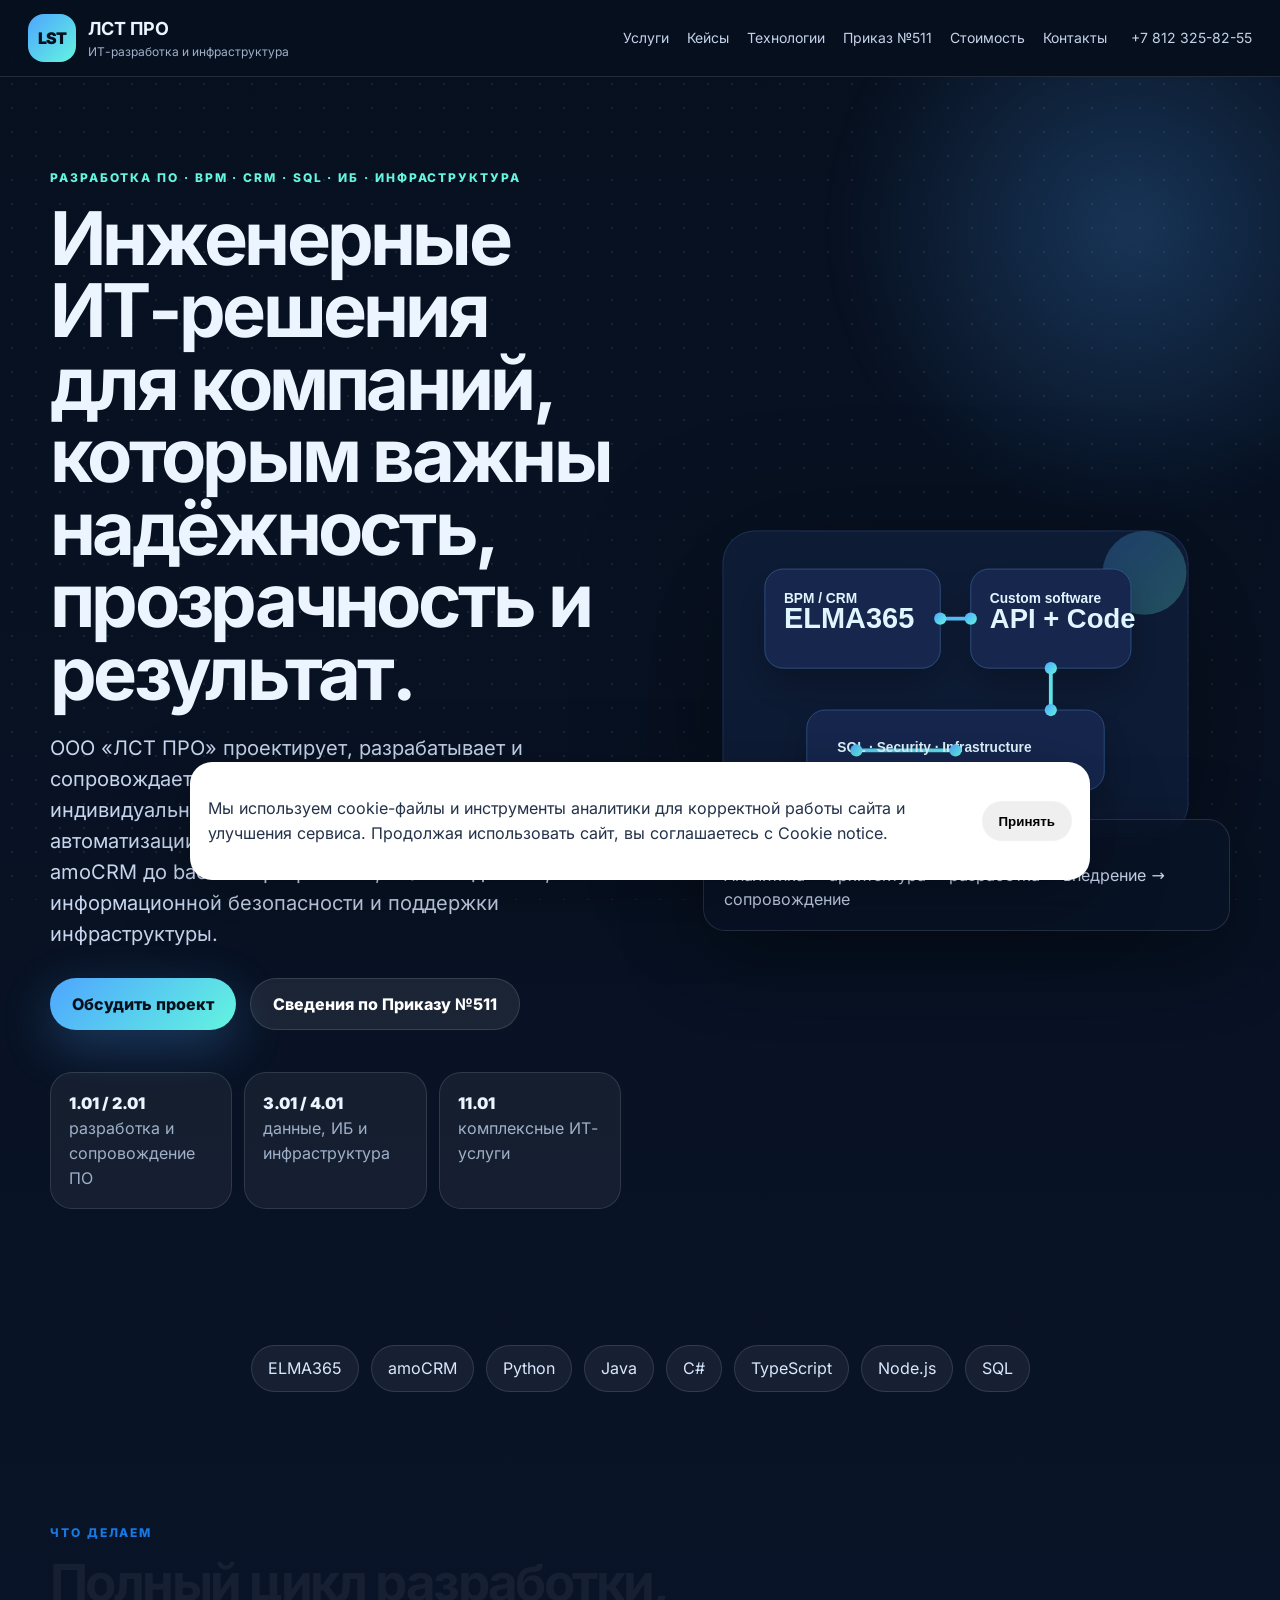
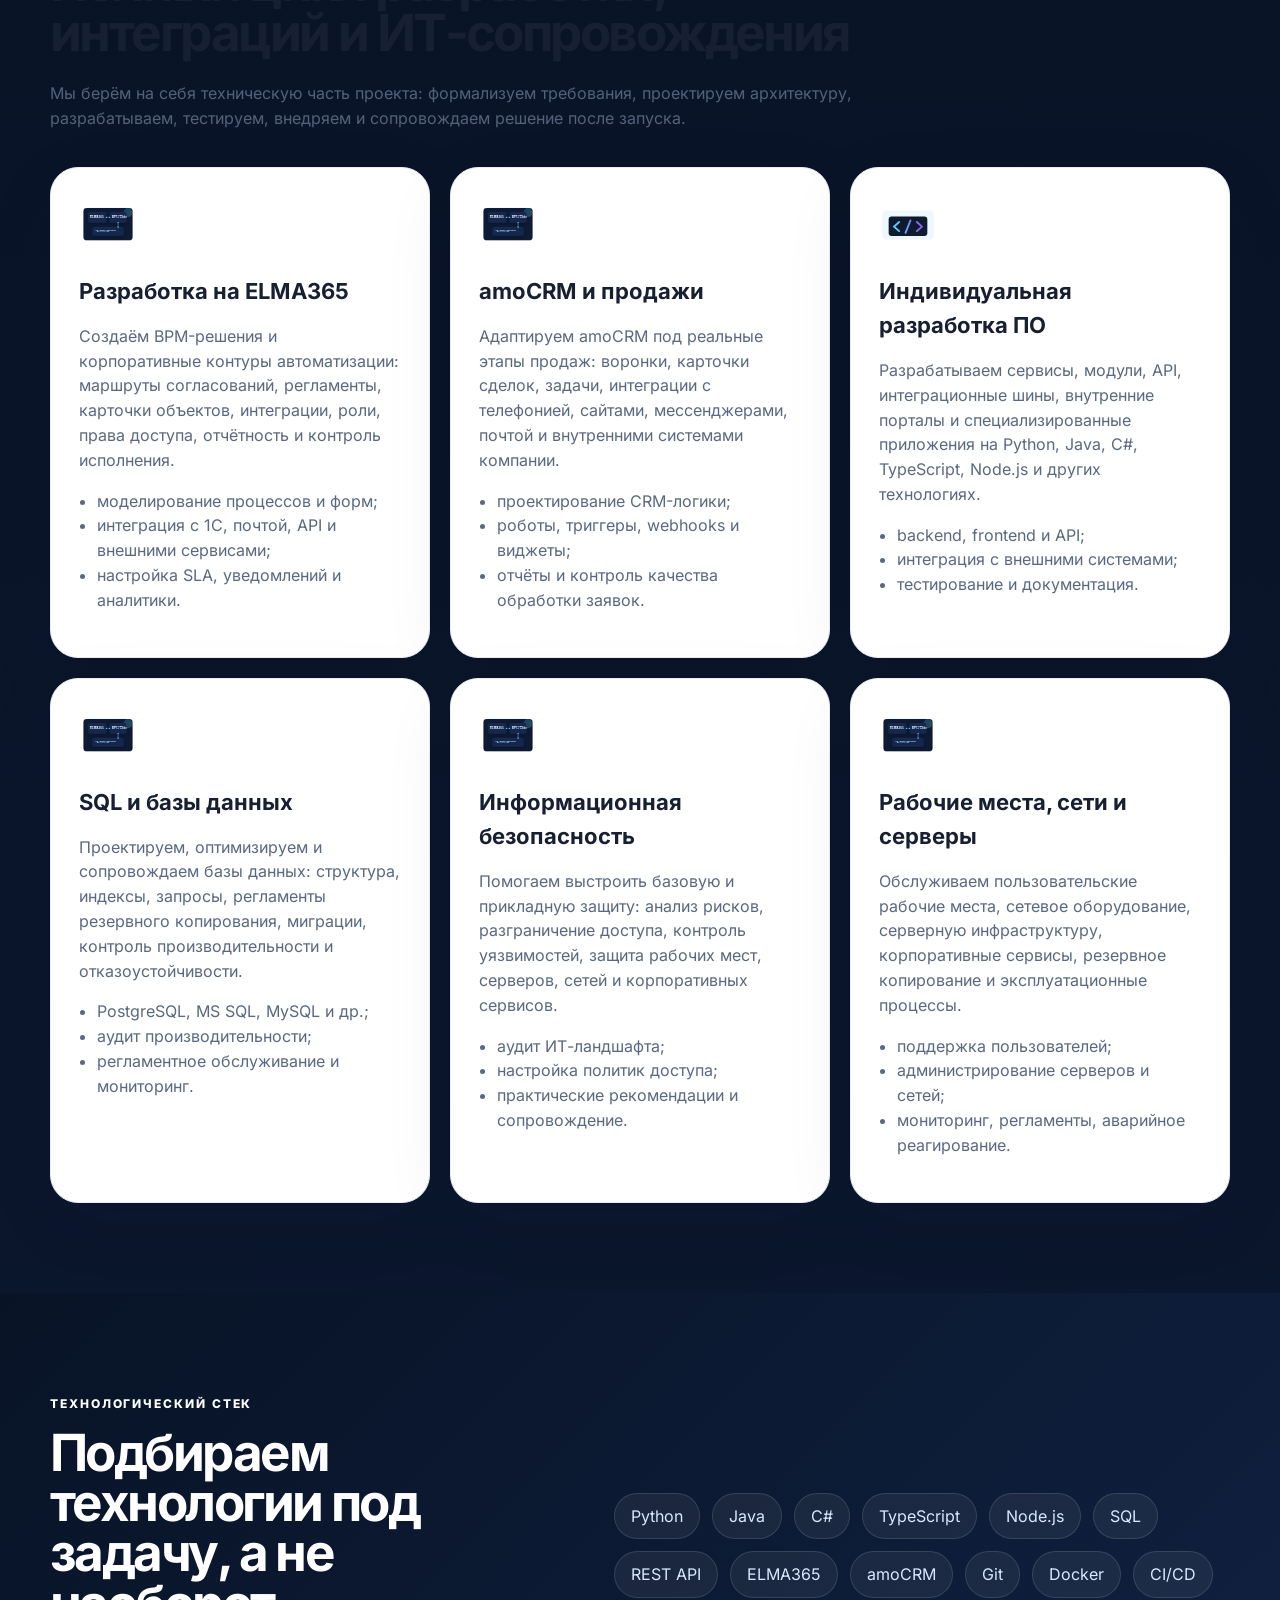
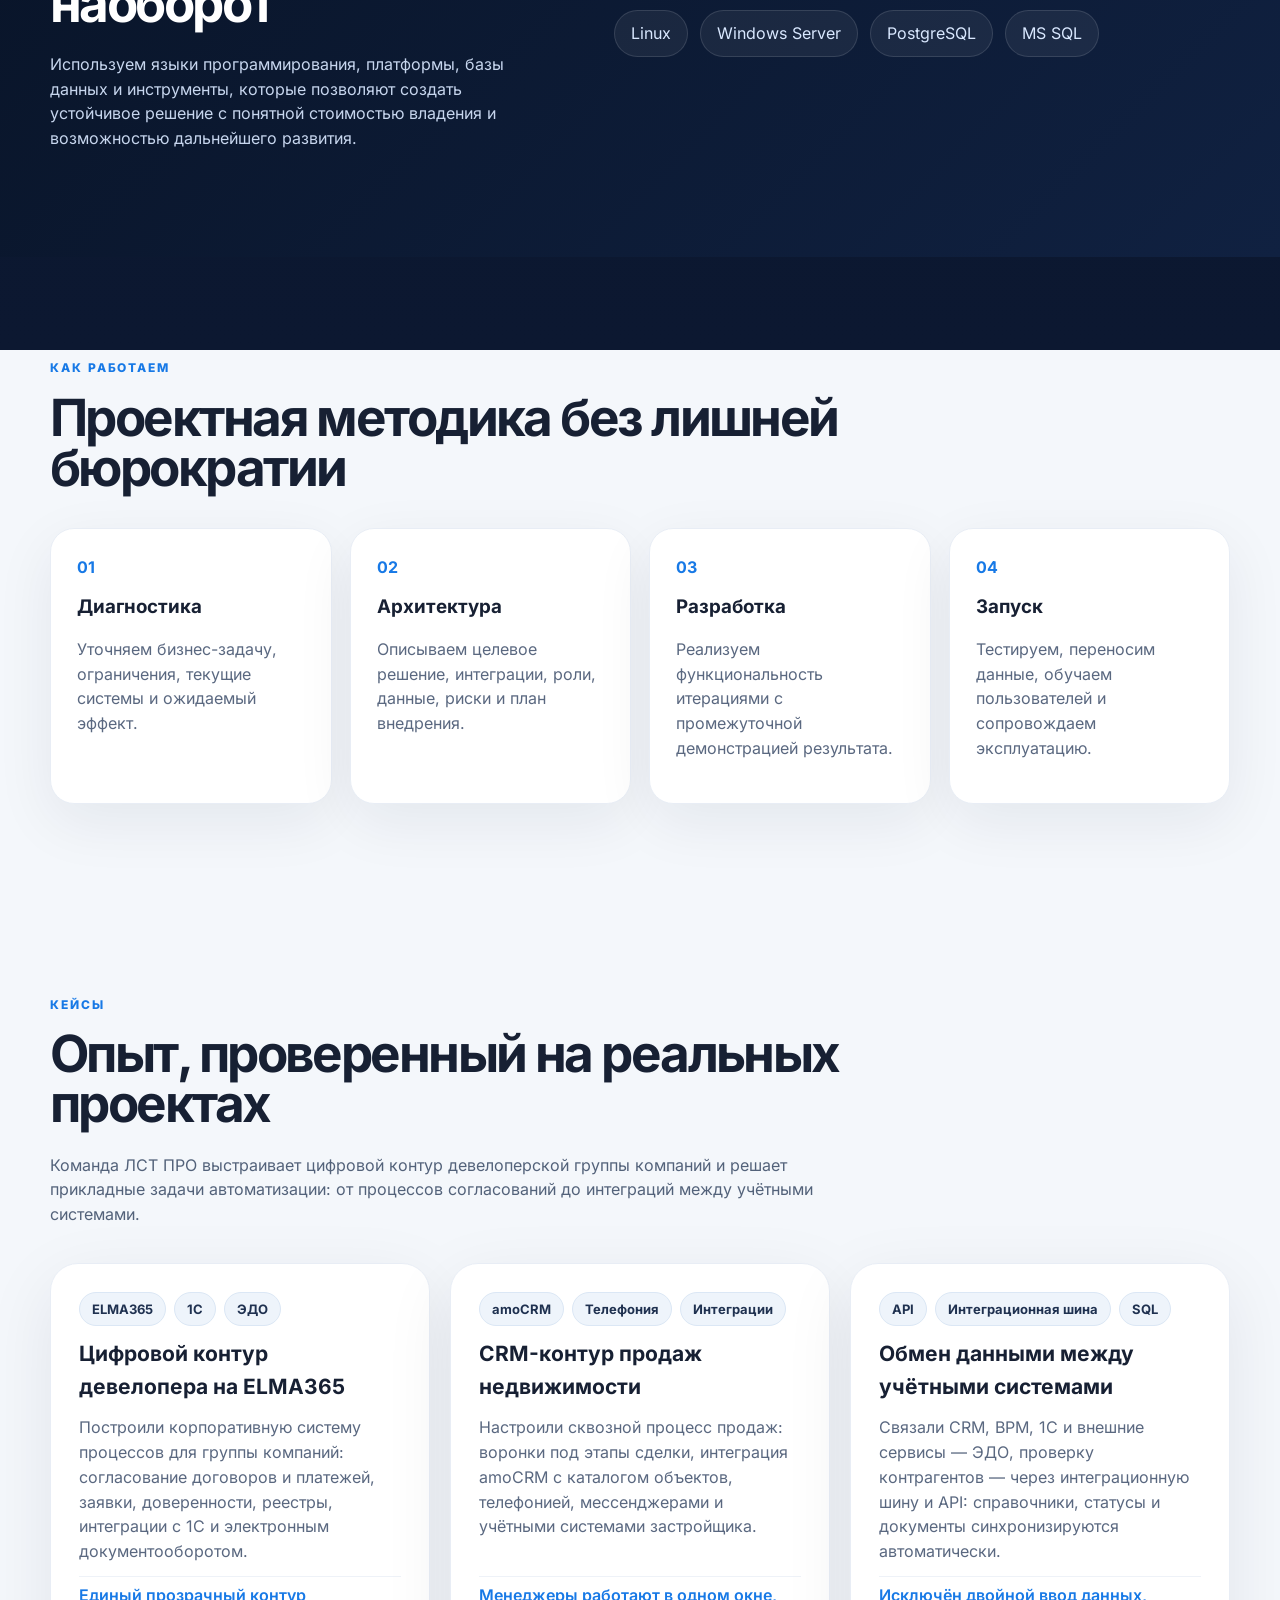
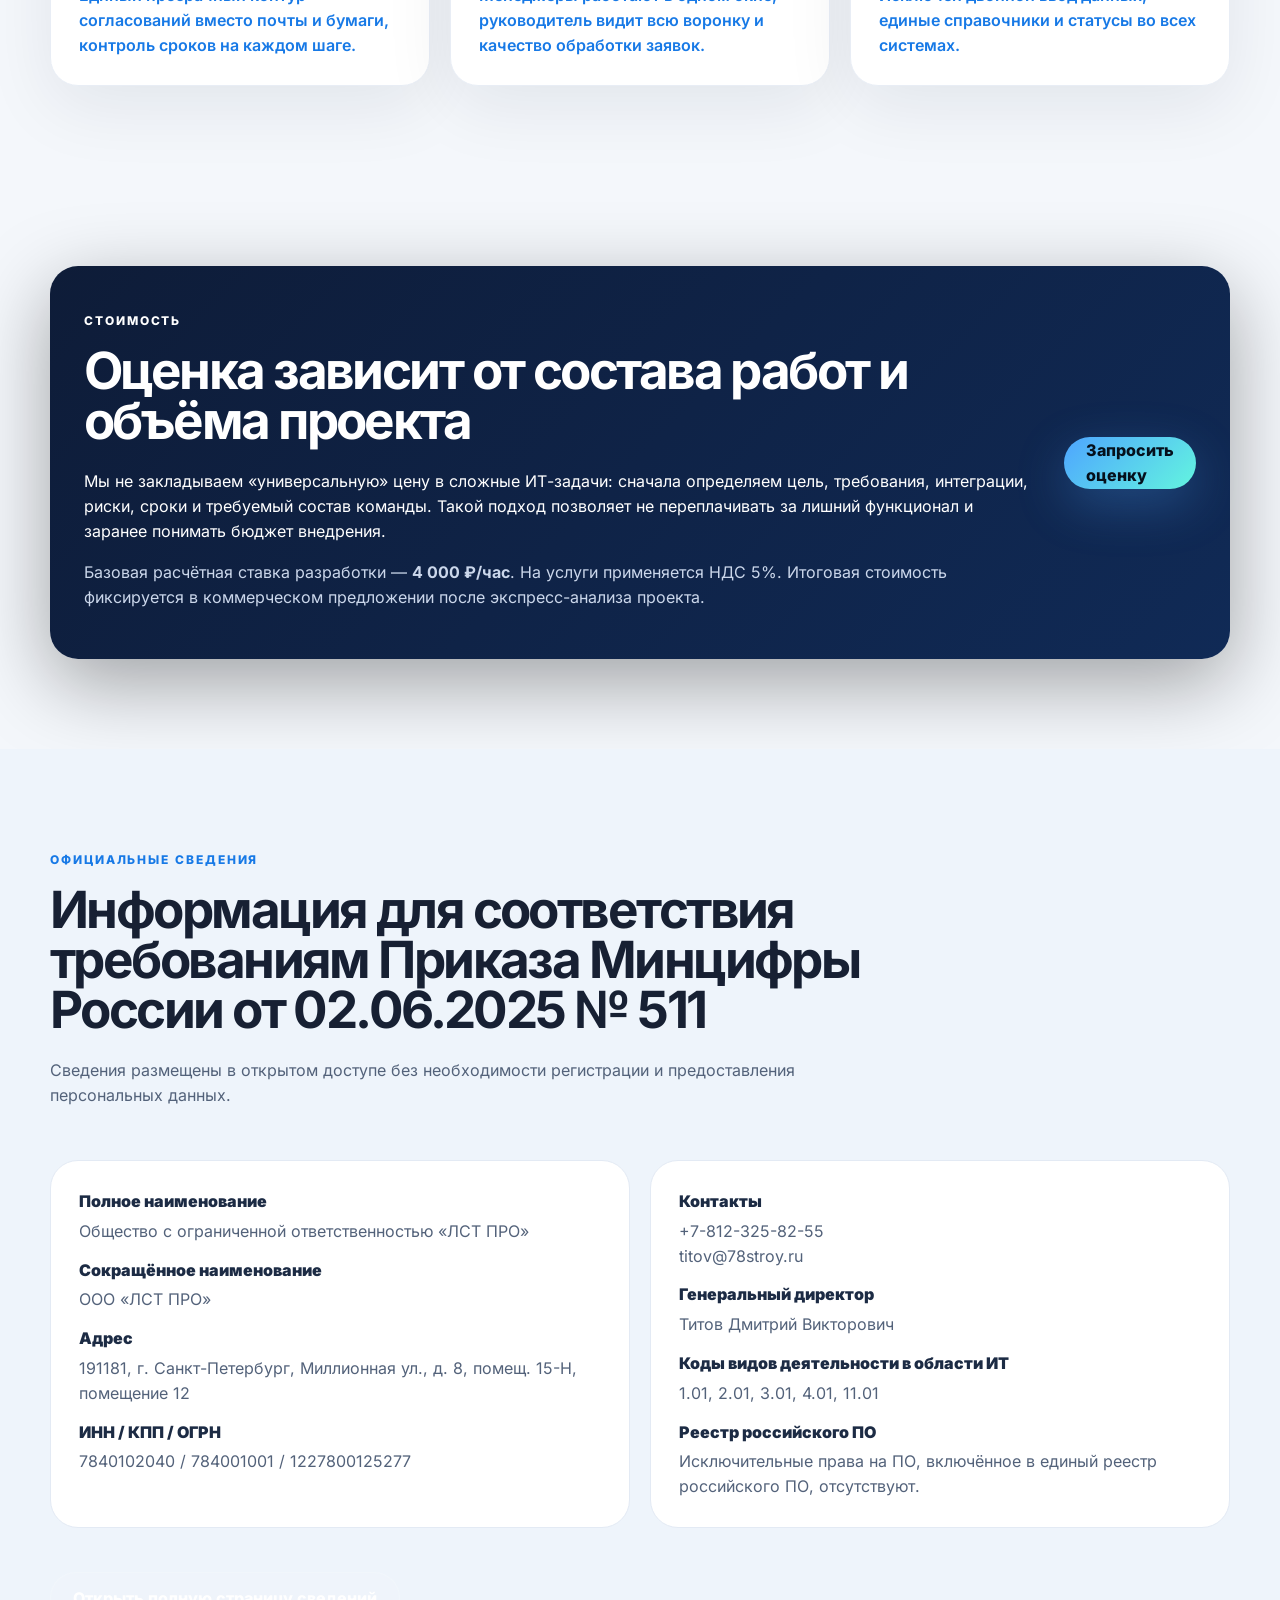
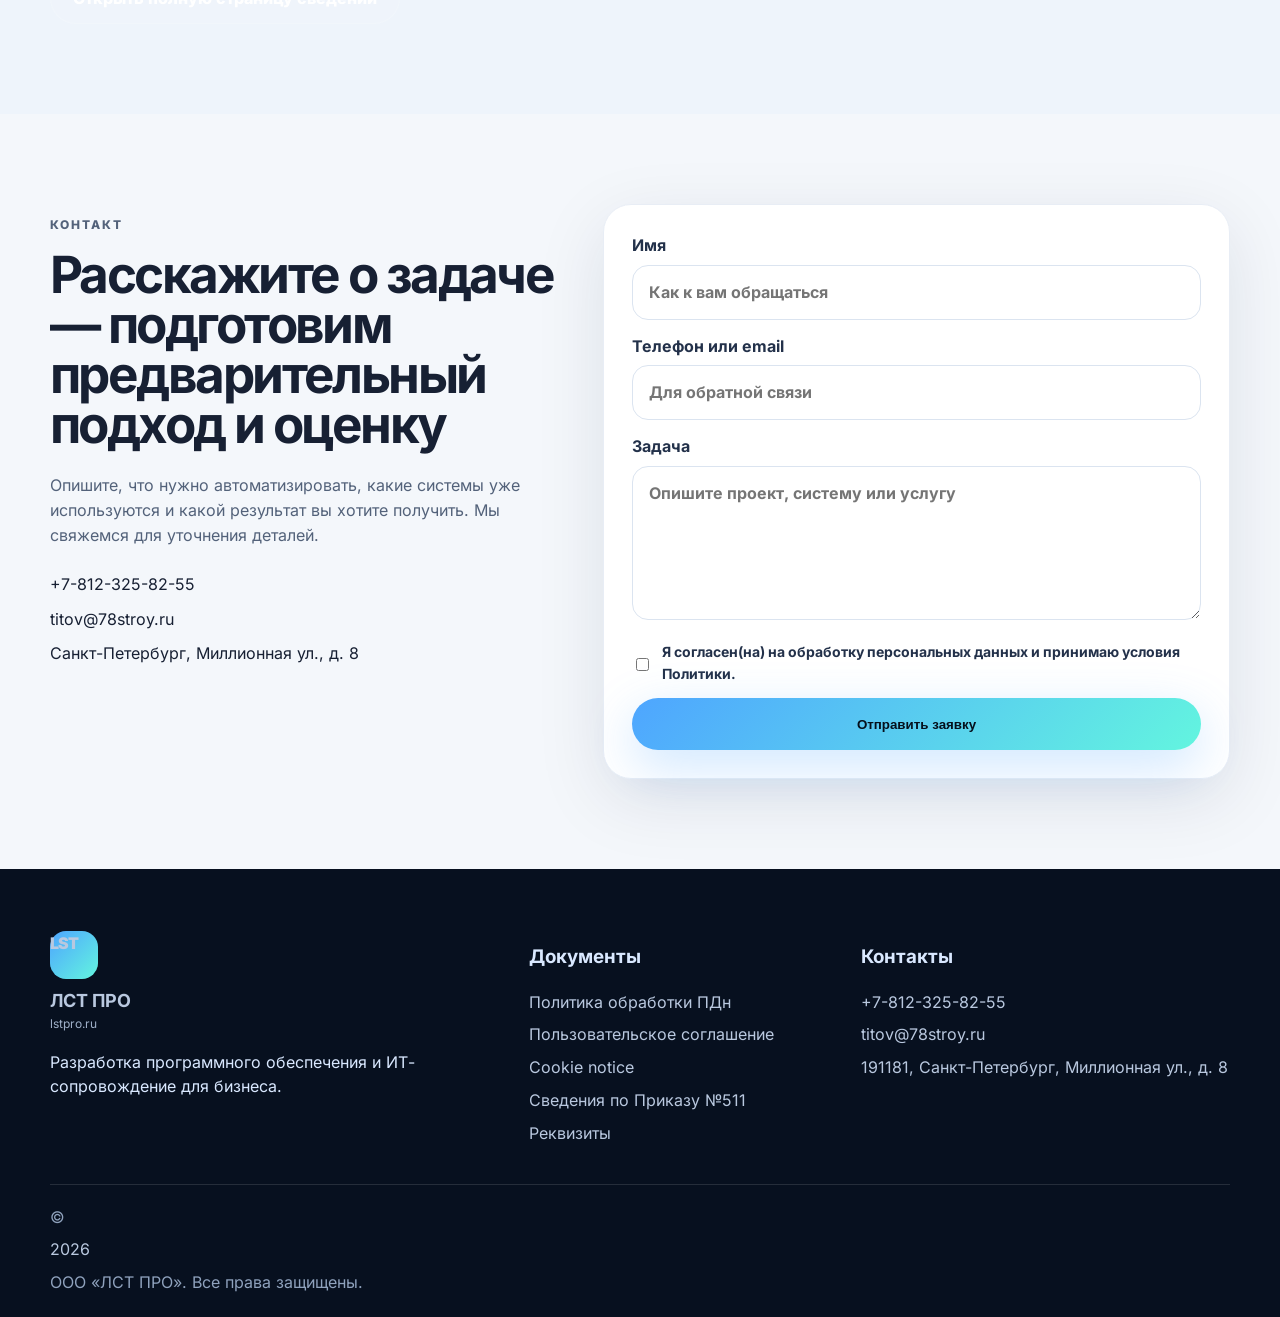
<file: index.html>
<!doctype html>
<html lang="ru">
<head>
  <meta charset="utf-8">
  <meta name="viewport" content="width=device-width, initial-scale=1">
  <title>ЛСТ ПРО — разработка ПО и автоматизация бизнеса: ELMA365, amoCRM, интеграции | Санкт-Петербург</title>
  <meta name="description" content="ООО «ЛСТ ПРО»: разработка программного обеспечения по индивидуальным требованиям заказчика — автоматизация процессов на ELMA365 и amoCRM, интеграции с 1С, backend-разработка, базы данных, информационная безопасность и ИТ-инфраструктура.">
  <meta name="robots" content="index,follow,max-image-preview:large">
  <meta property="og:type" content="website">
  <meta property="og:title" content="ООО «ЛСТ ПРО» — инженерная ИТ-разработка для бизнеса">
  <meta property="og:description" content="Проектируем, разрабатываем и сопровождаем ПО, CRM, BPM, базы данных и ИТ-инфраструктуру.">
  <meta property="og:url" content="https://lstpro.ru/">
  <meta property="og:image" content="https://lstpro.ru/assets/og.jpg">
  <meta property="og:image:type" content="image/jpeg">
  <meta property="og:image:width" content="1200">
  <meta property="og:image:height" content="630">
  <meta property="og:locale" content="ru_RU">
  <meta name="twitter:card" content="summary_large_image">
  <meta name="twitter:title" content="ООО «ЛСТ ПРО» — инженерная ИТ-разработка для бизнеса">
  <meta name="twitter:description" content="Проектируем, разрабатываем и сопровождаем ПО, CRM, BPM, базы данных и ИТ-инфраструктуру.">
  <meta name="twitter:image" content="https://lstpro.ru/assets/og.jpg">
  <meta name="theme-color" content="#0a1224">
  <link rel="canonical" href="https://lstpro.ru/">
  <link rel="icon" href="/assets/favicon.svg" type="image/svg+xml">
  <link rel="icon" href="/favicon.ico" sizes="32x32">
  <link rel="apple-touch-icon" href="/assets/apple-touch-icon.png">
  <link rel="preload" href="/style.css" as="style">
  <link rel="preload" href="/assets/fonts/inter-var-cyrillic.woff2" as="font" type="font/woff2" crossorigin>
  <link rel="preload" href="/assets/fonts/inter-var-latin.woff2" as="font" type="font/woff2" crossorigin>
  <link rel="stylesheet" href="/style.css">
  <script>document.documentElement.classList.add('js')</script>
  <script type="application/ld+json">
  {"@context":"https://schema.org","@type":"Organization","name":"Общество с ограниченной ответственностью «ЛСТ ПРО»","alternateName":"ООО «ЛСТ ПРО»","url":"https://lstpro.ru/","logo":"https://lstpro.ru/assets/favicon.svg","image":"https://lstpro.ru/assets/og.jpg","email":"titov@78stroy.ru","telephone":"+7-812-325-82-55","contactPoint":{"@type":"ContactPoint","telephone":"+7-812-325-82-55","email":"titov@78stroy.ru","contactType":"customer service","availableLanguage":"Russian"},"address":{"@type":"PostalAddress","addressLocality":"Санкт-Петербург","streetAddress":"Миллионная ул., д. 8, помещ. 15-Н, помещение 12","postalCode":"191181","addressCountry":"RU"},"taxID":"7840102040","founder":"Титов Дмитрий Викторович"}
  </script>
</head>
<body>
  <div class="noise"></div>
  <header class="site-header" id="top">
    <a class="brand" href="#top" aria-label="ЛСТ ПРО главная"><span class="brand-mark">LST</span><span><strong>ЛСТ ПРО</strong><small>ИТ-разработка и инфраструктура</small></span></a>
    <nav class="nav" id="mainnav" aria-label="Основная навигация">
      <a href="#services">Услуги</a><a href="#cases">Кейсы</a><a href="#tech">Технологии</a><a href="#compliance">Приказ №511</a><a href="#price">Стоимость</a><a href="#contacts">Контакты</a>
    </nav>
    <a class="header-phone" href="tel:+78123258255">+7 812 325-82-55</a>
    <button class="burger" type="button" aria-label="Открыть меню" aria-expanded="false" aria-controls="mainnav"><span></span><span></span></button>
  </header>

  <main>
    <section class="hero section">
      <div class="hero-grid container">
        <div class="hero-copy reveal">
          <p class="eyebrow">Разработка ПО · BPM · CRM · SQL · ИБ · Инфраструктура</p>
          <h1>Инженерные ИТ-решения для компаний, которым важны надёжность, прозрачность и результат.</h1>
          <p class="lead">ООО «ЛСТ ПРО» проектирует, разрабатывает и сопровождает программное обеспечение по индивидуальным требованиям заказчика: от автоматизации бизнес-процессов на ELMA365 и amoCRM до backend-разработки, SQL-баз данных, информационной безопасности и поддержки инфраструктуры.</p>
          <div class="hero-actions"><a class="btn primary" href="#request">Обсудить проект</a><a class="btn ghost" href="#compliance">Сведения по Приказу №511</a></div>
          <dl class="metrics"><div><dt>1.01 / 2.01</dt><dd>разработка и сопровождение ПО</dd></div><div><dt>3.01 / 4.01</dt><dd>данные, ИБ и инфраструктура</dd></div><div><dt>11.01</dt><dd>комплексные ИТ-услуги</dd></div></dl>
        </div>
        <div class="hero-visual reveal"><img src="/assets/hero-premium.svg" alt="Архитектура ИТ-решений ЛСТ ПРО" width="680" height="520"><div class="glass-card"><b>Production-ready подход</b><span>Аналитика → архитектура → разработка → внедрение → сопровождение</span></div></div>
      </div>
    </section>

    <section class="section logos container" aria-label="Направления работ">
      <span>ELMA365</span><span>amoCRM</span><span>Python</span><span>Java</span><span>C#</span><span>TypeScript</span><span>Node.js</span><span>SQL</span>
    </section>

    <section class="section container" id="services">
      <div class="section-head reveal"><p class="eyebrow">Что делаем</p><h2>Полный цикл разработки, интеграций и ИТ-сопровождения</h2><p>Мы берём на себя техническую часть проекта: формализуем требования, проектируем архитектуру, разрабатываем, тестируем, внедряем и сопровождаем решение после запуска.</p></div>
      <div class="service-grid">
        <article class="service-card reveal"><img src="/assets/elma.svg" alt="ELMA365"><h3>Разработка на ELMA365</h3><p>Создаём BPM-решения и корпоративные контуры автоматизации: маршруты согласований, регламенты, карточки объектов, интеграции, роли, права доступа, отчётность и контроль исполнения.</p><ul><li>моделирование процессов и форм;</li><li>интеграция с 1С, почтой, API и внешними сервисами;</li><li>настройка SLA, уведомлений и аналитики.</li></ul></article>
        <article class="service-card reveal"><img src="/assets/crm.svg" alt="amoCRM"><h3>amoCRM и продажи</h3><p>Адаптируем amoCRM под реальные этапы продаж: воронки, карточки сделок, задачи, интеграции с телефонией, сайтами, мессенджерами, почтой и внутренними системами компании.</p><ul><li>проектирование CRM-логики;</li><li>роботы, триггеры, webhooks и виджеты;</li><li>отчёты и контроль качества обработки заявок.</li></ul></article>
        <article class="service-card reveal"><img src="/assets/code.svg" alt="Разработка"><h3>Индивидуальная разработка ПО</h3><p>Разрабатываем сервисы, модули, API, интеграционные шины, внутренние порталы и специализированные приложения на Python, Java, C#, TypeScript, Node.js и других технологиях.</p><ul><li>backend, frontend и API;</li><li>интеграция с внешними системами;</li><li>тестирование и документация.</li></ul></article>
        <article class="service-card reveal"><img src="/assets/database.svg" alt="SQL"><h3>SQL и базы данных</h3><p>Проектируем, оптимизируем и сопровождаем базы данных: структура, индексы, запросы, регламенты резервного копирования, миграции, контроль производительности и отказоустойчивости.</p><ul><li>PostgreSQL, MS SQL, MySQL и др.;</li><li>аудит производительности;</li><li>регламентное обслуживание и мониторинг.</li></ul></article>
        <article class="service-card reveal"><img src="/assets/security.svg" alt="Информационная безопасность"><h3>Информационная безопасность</h3><p>Помогаем выстроить базовую и прикладную защиту: анализ рисков, разграничение доступа, контроль уязвимостей, защита рабочих мест, серверов, сетей и корпоративных сервисов.</p><ul><li>аудит ИТ-ландшафта;</li><li>настройка политик доступа;</li><li>практические рекомендации и сопровождение.</li></ul></article>
        <article class="service-card reveal"><img src="/assets/infrastructure.svg" alt="Инфраструктура"><h3>Рабочие места, сети и серверы</h3><p>Обслуживаем пользовательские рабочие места, сетевое оборудование, серверную инфраструктуру, корпоративные сервисы, резервное копирование и эксплуатационные процессы.</p><ul><li>поддержка пользователей;</li><li>администрирование серверов и сетей;</li><li>мониторинг, регламенты, аварийное реагирование.</li></ul></article>
      </div>
    </section>

    <section class="section dark" id="tech">
      <div class="container tech-grid">
        <div class="reveal"><p class="eyebrow">Технологический стек</p><h2>Подбираем технологии под задачу, а не наоборот</h2><p>Используем языки программирования, платформы, базы данных и инструменты, которые позволяют создать устойчивое решение с понятной стоимостью владения и возможностью дальнейшего развития.</p></div>
        <div class="tech-cloud reveal"><span>Python</span><span>Java</span><span>C#</span><span>TypeScript</span><span>Node.js</span><span>SQL</span><span>REST API</span><span>ELMA365</span><span>amoCRM</span><span>Git</span><span>Docker</span><span>CI/CD</span><span>Linux</span><span>Windows Server</span><span>PostgreSQL</span><span>MS SQL</span></div>
      </div>
    </section>

    <section class="section container process">
      <div class="section-head reveal"><p class="eyebrow">Как работаем</p><h2>Проектная методика без лишней бюрократии</h2></div>
      <div class="timeline"><div><b>01</b><h3>Диагностика</h3><p>Уточняем бизнес-задачу, ограничения, текущие системы и ожидаемый эффект.</p></div><div><b>02</b><h3>Архитектура</h3><p>Описываем целевое решение, интеграции, роли, данные, риски и план внедрения.</p></div><div><b>03</b><h3>Разработка</h3><p>Реализуем функциональность итерациями с промежуточной демонстрацией результата.</p></div><div><b>04</b><h3>Запуск</h3><p>Тестируем, переносим данные, обучаем пользователей и сопровождаем эксплуатацию.</p></div></div>
    </section>

    <section class="section container" id="cases">
      <div class="section-head reveal"><p class="eyebrow">Кейсы</p><h2>Опыт, проверенный на реальных проектах</h2><p>Команда ЛСТ ПРО выстраивает цифровой контур девелоперской группы компаний и решает прикладные задачи автоматизации: от процессов согласований до интеграций между учётными системами.</p></div>
      <div class="case-grid">
        <article class="case-card reveal"><div class="case-tags"><span>ELMA365</span><span>1С</span><span>ЭДО</span></div><h3>Цифровой контур девелопера на ELMA365</h3><p>Построили корпоративную систему процессов для группы компаний: согласование договоров и платежей, заявки, доверенности, реестры, интеграции с 1С и электронным документооборотом.</p><p class="case-result">Единый прозрачный контур согласований вместо почты и бумаги, контроль сроков на каждом шаге.</p></article>
        <article class="case-card reveal"><div class="case-tags"><span>amoCRM</span><span>Телефония</span><span>Интеграции</span></div><h3>CRM-контур продаж недвижимости</h3><p>Настроили сквозной процесс продаж: воронки под этапы сделки, интеграция amoCRM с каталогом объектов, телефонией, мессенджерами и учётными системами застройщика.</p><p class="case-result">Менеджеры работают в одном окне, руководитель видит всю воронку и качество обработки заявок.</p></article>
        <article class="case-card reveal"><div class="case-tags"><span>API</span><span>Интеграционная шина</span><span>SQL</span></div><h3>Обмен данными между учётными системами</h3><p>Связали CRM, BPM, 1С и внешние сервисы — ЭДО, проверку контрагентов — через интеграционную шину и API: справочники, статусы и документы синхронизируются автоматически.</p><p class="case-result">Исключён двойной ввод данных, единые справочники и статусы во всех системах.</p></article>
      </div>
    </section>

    <section class="section container" id="price">
      <div class="price-card reveal"><div><p class="eyebrow">Стоимость</p><h2>Оценка зависит от состава работ и объёма проекта</h2><p>Мы не закладываем «универсальную» цену в сложные ИТ-задачи: сначала определяем цель, требования, интеграции, риски, сроки и требуемый состав команды. Такой подход позволяет не переплачивать за лишний функционал и заранее понимать бюджет внедрения.</p><p class="muted">Базовая расчётная ставка разработки — <strong>4 000 ₽/час</strong>. На услуги применяется НДС 5%. Итоговая стоимость фиксируется в коммерческом предложении после экспресс-анализа проекта.</p></div><a class="btn primary" href="#request">Запросить оценку</a></div>
    </section>

    <section class="section compliance" id="compliance">
      <div class="container">
        <div class="section-head reveal"><p class="eyebrow">Официальные сведения</p><h2>Информация для соответствия требованиям Приказа Минцифры России от 02.06.2025 № 511</h2><p>Сведения размещены в открытом доступе без необходимости регистрации и предоставления персональных данных.</p></div>
        <div class="compliance-grid reveal">
          <dl><dt>Полное наименование</dt><dd>Общество с ограниченной ответственностью «ЛСТ ПРО»</dd><dt>Сокращённое наименование</dt><dd>ООО «ЛСТ ПРО»</dd><dt>Адрес</dt><dd>191181, г. Санкт-Петербург, Миллионная ул., д. 8, помещ. 15-Н, помещение 12</dd><dt>ИНН / КПП / ОГРН</dt><dd>7840102040 / 784001001 / 1227800125277</dd></dl>
          <dl><dt>Контакты</dt><dd><a href="tel:+78123258255">+7-812-325-82-55</a><br><a href="mailto:titov@78stroy.ru">titov@78stroy.ru</a></dd><dt>Генеральный директор</dt><dd>Титов Дмитрий Викторович</dd><dt>Коды видов деятельности в области ИТ</dt><dd>1.01, 2.01, 3.01, 4.01, 11.01</dd><dt>Реестр российского ПО</dt><dd>Исключительные права на ПО, включённое в единый реестр российского ПО, отсутствуют.</dd></dl>
        </div>
        <div class="center"><a class="btn ghost" href="/compliance-511.html">Открыть полную страницу сведений</a></div>
      </div>
    </section>

    <section class="section container" id="request">
      <div class="contact-grid">
        <div class="reveal"><p class="eyebrow">Контакт</p><h2>Расскажите о задаче — подготовим предварительный подход и оценку</h2><p>Опишите, что нужно автоматизировать, какие системы уже используются и какой результат вы хотите получить. Мы свяжемся для уточнения деталей.</p><div class="contact-lines"><a href="tel:+78123258255">+7-812-325-82-55</a><a href="mailto:titov@78stroy.ru">titov@78stroy.ru</a><span>Санкт-Петербург, Миллионная ул., д. 8</span></div></div>
        <form class="form reveal" name="request" method="POST" data-netlify="true" netlify-honeypot="bot-field" action="/success.html">
          <input type="hidden" name="form-name" value="request"><p class="hidden"><label>Не заполнять: <input name="bot-field"></label></p>
          <label>Имя<input name="name" autocomplete="name" required placeholder="Как к вам обращаться"></label>
          <label>Телефон или email<input name="contact" autocomplete="email" required placeholder="Для обратной связи"></label>
          <label>Задача<textarea name="message" rows="5" required placeholder="Опишите проект, систему или услугу"></textarea></label>
          <label class="check"><input type="checkbox" name="consent" value="Согласие на обработку персональных данных получено" required> <span>Я согласен(на) на обработку персональных данных и принимаю условия <a href="/privacy.html">Политики</a>.</span></label>
          <button class="btn primary" type="submit">Отправить заявку</button>
        </form>
      </div>
    </section>
  </main>

  <footer class="footer" id="contacts"><div class="container footer-grid"><div><a class="brand" href="/"><span class="brand-mark">LST</span><span><strong>ЛСТ ПРО</strong><small>lstpro.ru</small></span></a><p>Разработка программного обеспечения и ИТ-сопровождение для бизнеса.</p></div><div><h3>Документы</h3><a href="/privacy.html">Политика обработки ПДн</a><a href="/user-agreement.html">Пользовательское соглашение</a><a href="/cookies.html">Cookie notice</a><a href="/compliance-511.html">Сведения по Приказу №511</a><a href="/requisites.html">Реквизиты</a></div><div><h3>Контакты</h3><a href="tel:+78123258255">+7-812-325-82-55</a><a href="mailto:titov@78stroy.ru">titov@78stroy.ru</a><span>191181, Санкт-Петербург, Миллионная ул., д. 8</span></div></div><div class="container footer-bottom">© <span id="year"></span> ООО «ЛСТ ПРО». Все права защищены.</div></footer>

  <div class="cookie" role="dialog" aria-live="polite" aria-label="Уведомление cookie"><p>Мы используем cookie-файлы и инструменты аналитики для корректной работы сайта и улучшения сервиса. Продолжая использовать сайт, вы соглашаетесь с <a href="/cookies.html">Cookie notice</a>.</p><button class="btn small" id="acceptCookies">Принять</button></div>
  <script src="/script.js" defer></script>
</body>
</html>
</file>
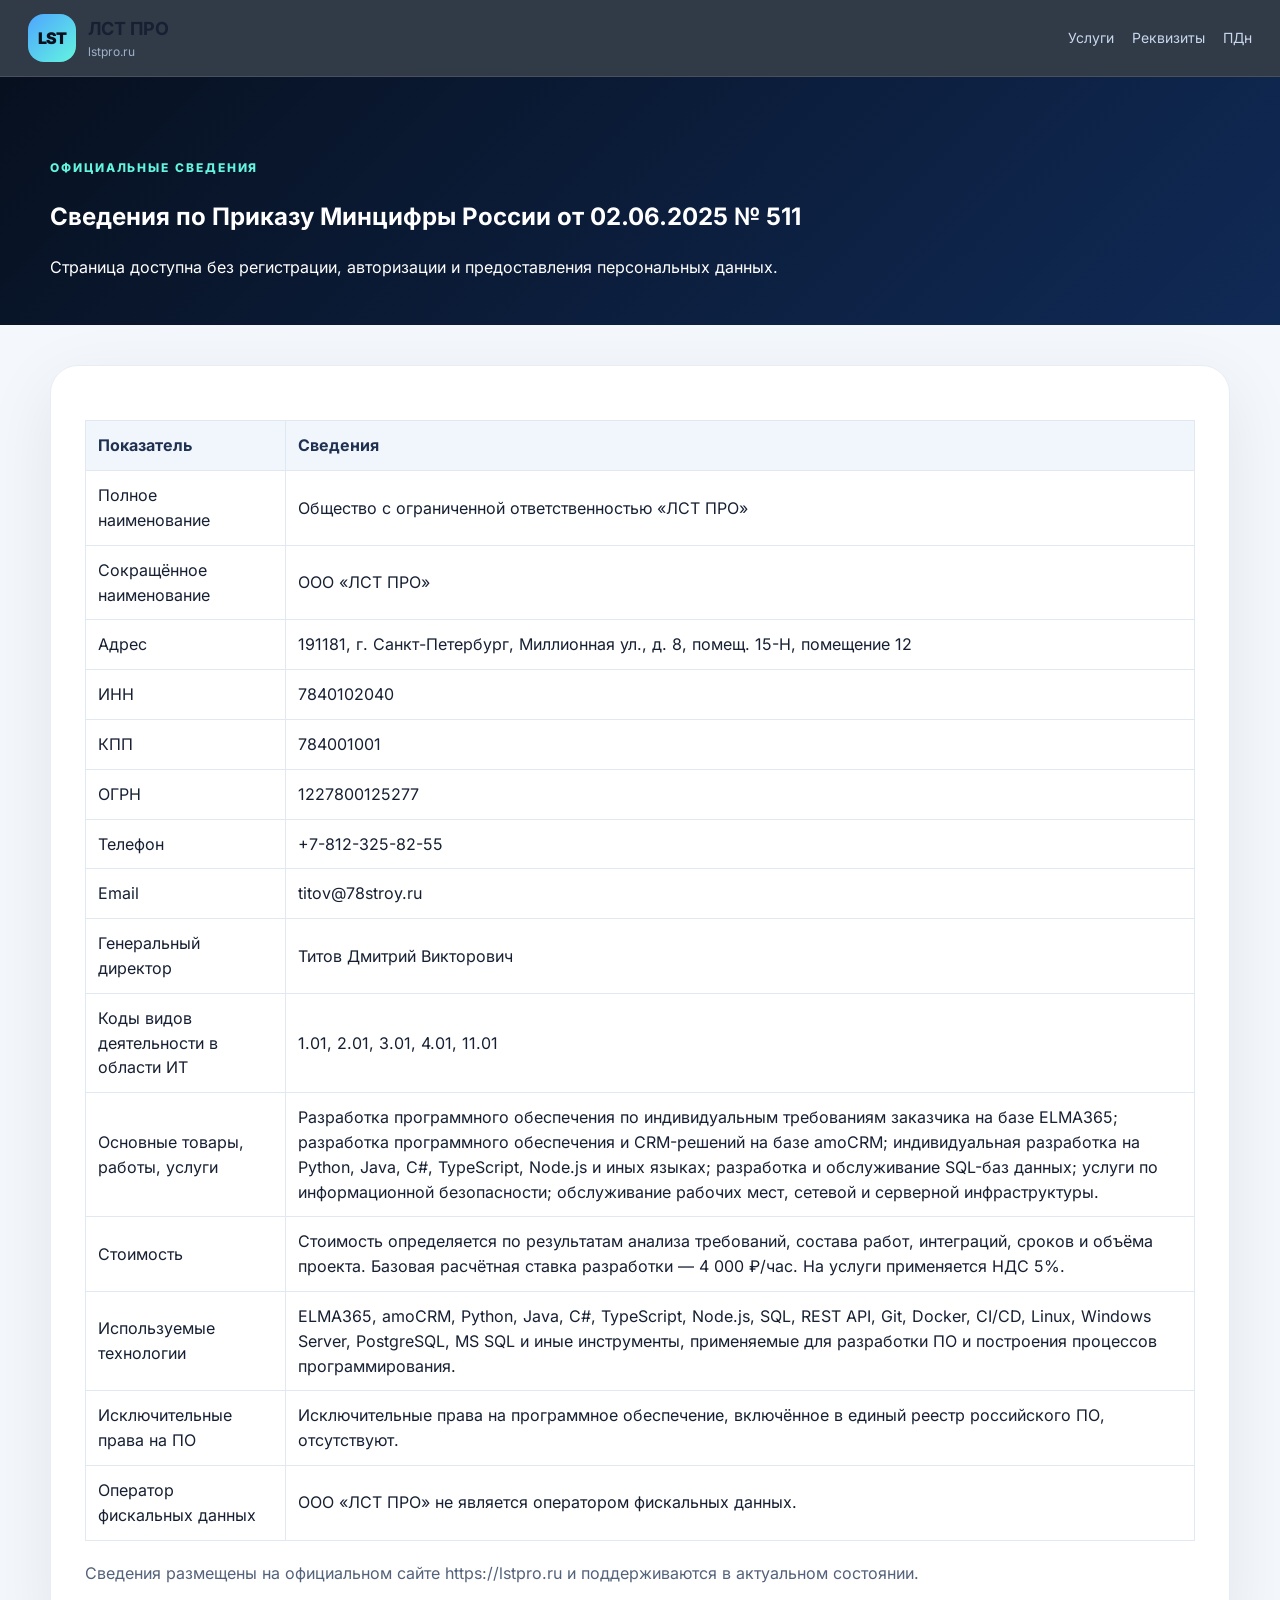
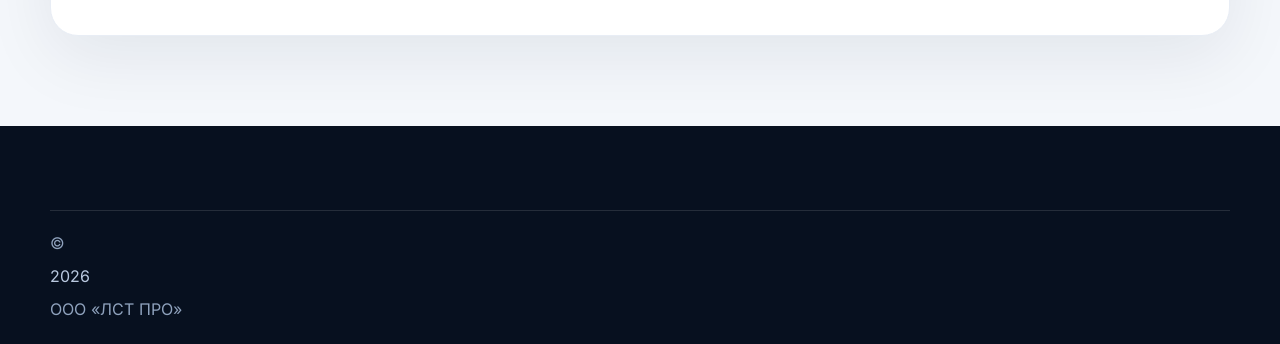
<file: compliance-511.html>
<!doctype html><html lang="ru"><head><meta charset="utf-8"><meta name="viewport" content="width=device-width,initial-scale=1"><title>Сведения по Приказу Минцифры №511 — ООО «ЛСТ ПРО»</title><meta name="description" content="Официальные сведения ООО «ЛСТ ПРО» для соответствия требованиям Приказа Минцифры России от 02.06.2025 №511."><link rel="canonical" href="https://lstpro.ru/compliance-511.html"><link rel="icon" href="/assets/favicon.svg" type="image/svg+xml"><link rel="icon" href="/favicon.ico" sizes="32x32"><link rel="apple-touch-icon" href="/assets/apple-touch-icon.png"><link rel="stylesheet" href="/style.css"></head><body class="doc-page"><header class="site-header"><a class="brand" href="/"><span class="brand-mark">LST</span><span><strong>ЛСТ ПРО</strong><small>lstpro.ru</small></span></a><nav class="nav"><a href="/#services">Услуги</a><a href="/requisites.html">Реквизиты</a><a href="/privacy.html">ПДн</a></nav></header><section class="doc-hero"><div class="container"><p class="eyebrow">Официальные сведения</p><h1>Сведения по Приказу Минцифры России от 02.06.2025 № 511</h1><p>Страница доступна без регистрации, авторизации и предоставления персональных данных.</p></div></section><main class="doc"><article class="container"><table class="table"><tr><th>Показатель</th><th>Сведения</th></tr><tr><td>Полное наименование</td><td>Общество с ограниченной ответственностью «ЛСТ ПРО»</td></tr><tr><td>Сокращённое наименование</td><td>ООО «ЛСТ ПРО»</td></tr><tr><td>Адрес</td><td>191181, г. Санкт-Петербург, Миллионная ул., д. 8, помещ. 15-Н, помещение 12</td></tr><tr><td>ИНН</td><td>7840102040</td></tr><tr><td>КПП</td><td>784001001</td></tr><tr><td>ОГРН</td><td>1227800125277</td></tr><tr><td>Телефон</td><td><a href="tel:+78123258255">+7-812-325-82-55</a></td></tr><tr><td>Email</td><td><a href="mailto:titov@78stroy.ru">titov@78stroy.ru</a></td></tr><tr><td>Генеральный директор</td><td>Титов Дмитрий Викторович</td></tr><tr><td>Коды видов деятельности в области ИТ</td><td>1.01, 2.01, 3.01, 4.01, 11.01</td></tr><tr><td>Основные товары, работы, услуги</td><td>Разработка программного обеспечения по индивидуальным требованиям заказчика на базе ELMA365; разработка программного обеспечения и CRM-решений на базе amoCRM; индивидуальная разработка на Python, Java, C#, TypeScript, Node.js и иных языках; разработка и обслуживание SQL-баз данных; услуги по информационной безопасности; обслуживание рабочих мест, сетевой и серверной инфраструктуры.</td></tr><tr><td>Стоимость</td><td>Стоимость определяется по результатам анализа требований, состава работ, интеграций, сроков и объёма проекта. Базовая расчётная ставка разработки — 4 000 ₽/час. На услуги применяется НДС 5%.</td></tr><tr><td>Используемые технологии</td><td>ELMA365, amoCRM, Python, Java, C#, TypeScript, Node.js, SQL, REST API, Git, Docker, CI/CD, Linux, Windows Server, PostgreSQL, MS SQL и иные инструменты, применяемые для разработки ПО и построения процессов программирования.</td></tr><tr><td>Исключительные права на ПО</td><td>Исключительные права на программное обеспечение, включённое в единый реестр российского ПО, отсутствуют.</td></tr><tr><td>Оператор фискальных данных</td><td>ООО «ЛСТ ПРО» не является оператором фискальных данных.</td></tr></table><p>Сведения размещены на официальном сайте https://lstpro.ru и поддерживаются в актуальном состоянии.</p></article></main><footer class="footer"><div class="container footer-bottom">© <span id="year"></span> ООО «ЛСТ ПРО»</div></footer><script src="/script.js" defer></script></body></html>
</file>
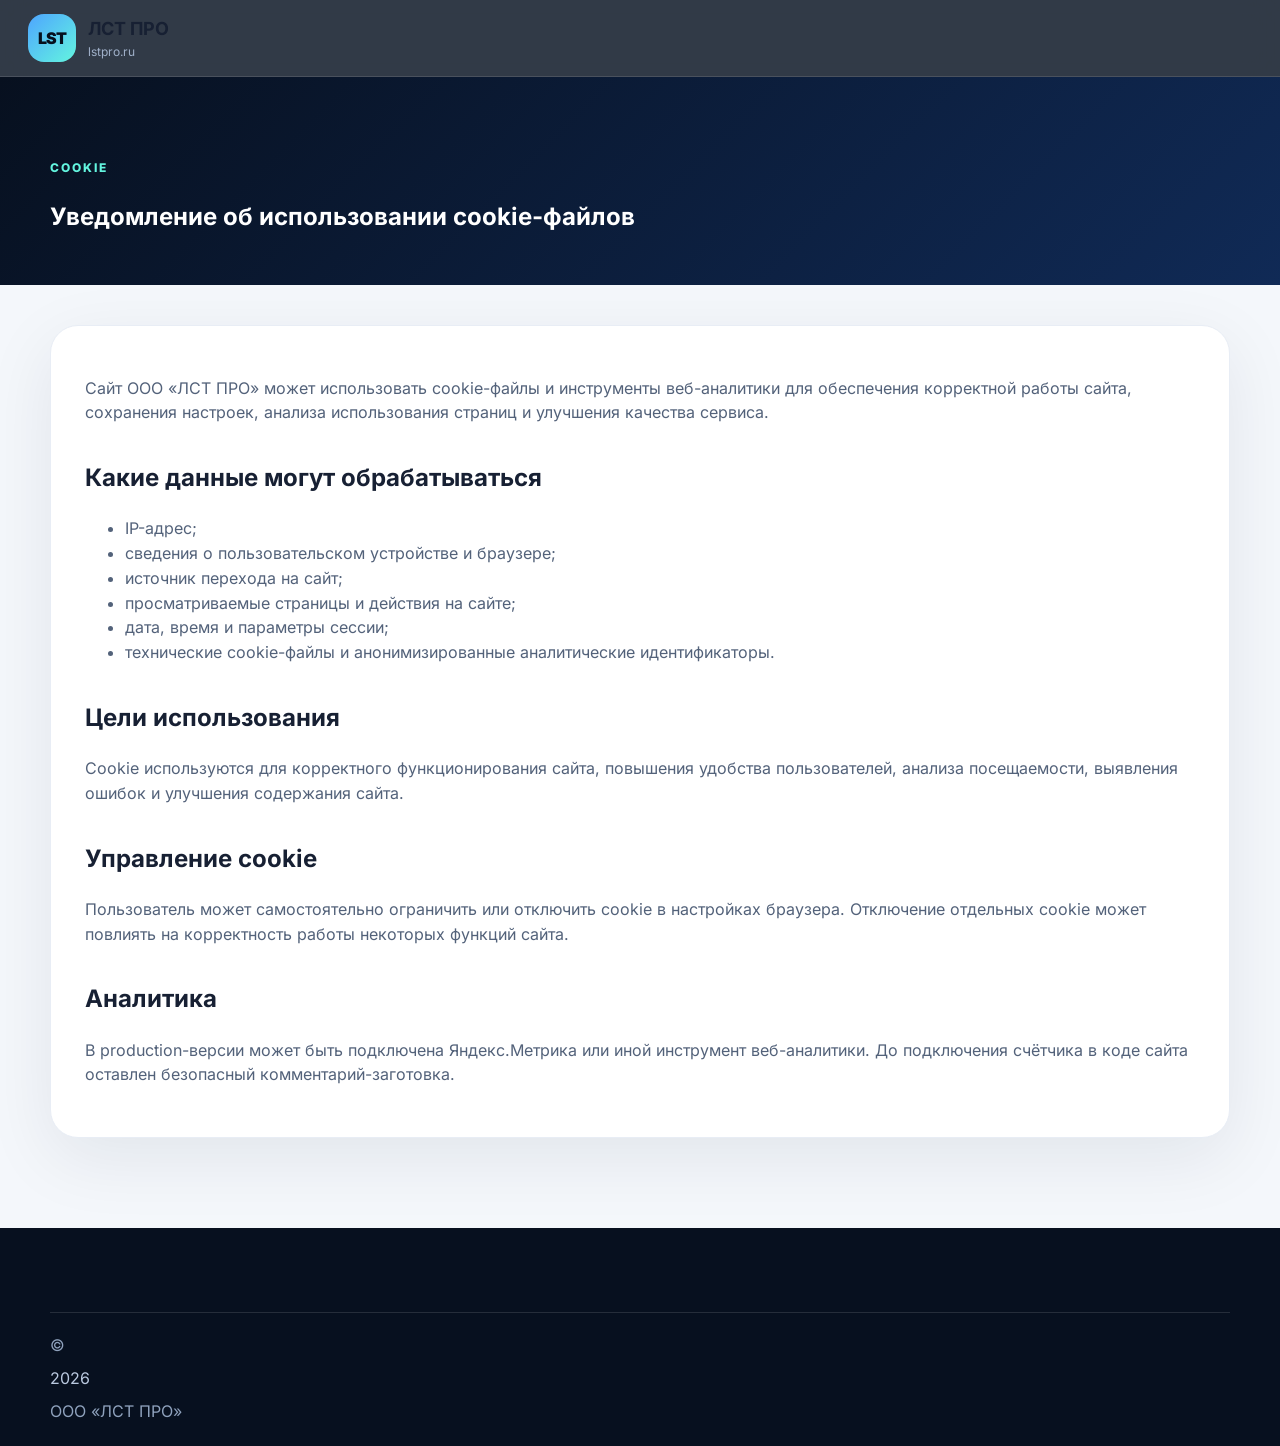
<file: cookies.html>
<!doctype html><html lang="ru"><head><meta charset="utf-8"><meta name="viewport" content="width=device-width,initial-scale=1"><title>Cookie notice — ООО «ЛСТ ПРО»</title><meta name="description" content="Уведомление об использовании cookie-файлов на сайте ООО «ЛСТ ПРО»."><link rel="canonical" href="https://lstpro.ru/cookies.html"><link rel="stylesheet" href="/style.css"><link rel="icon" href="/assets/favicon.svg" type="image/svg+xml"><link rel="icon" href="/favicon.ico" sizes="32x32"><link rel="apple-touch-icon" href="/assets/apple-touch-icon.png"></head><body class="doc-page"><header class="site-header"><a class="brand" href="/"><span class="brand-mark">LST</span><span><strong>ЛСТ ПРО</strong><small>lstpro.ru</small></span></a></header><section class="doc-hero"><div class="container"><p class="eyebrow">Cookie</p><h1>Уведомление об использовании cookie-файлов</h1></div></section><main class="doc"><article class="container"><p>Сайт ООО «ЛСТ ПРО» может использовать cookie-файлы и инструменты веб-аналитики для обеспечения корректной работы сайта, сохранения настроек, анализа использования страниц и улучшения качества сервиса.</p><h2>Какие данные могут обрабатываться</h2><ul><li>IP-адрес;</li><li>сведения о пользовательском устройстве и браузере;</li><li>источник перехода на сайт;</li><li>просматриваемые страницы и действия на сайте;</li><li>дата, время и параметры сессии;</li><li>технические cookie-файлы и анонимизированные аналитические идентификаторы.</li></ul><h2>Цели использования</h2><p>Cookie используются для корректного функционирования сайта, повышения удобства пользователей, анализа посещаемости, выявления ошибок и улучшения содержания сайта.</p><h2>Управление cookie</h2><p>Пользователь может самостоятельно ограничить или отключить cookie в настройках браузера. Отключение отдельных cookie может повлиять на корректность работы некоторых функций сайта.</p><h2>Аналитика</h2><p>В production-версии может быть подключена Яндекс.Метрика или иной инструмент веб-аналитики. До подключения счётчика в коде сайта оставлен безопасный комментарий-заготовка.</p></article></main><footer class="footer"><div class="container footer-bottom">© <span id="year"></span> ООО «ЛСТ ПРО»</div></footer><script src="/script.js" defer></script></body></html>
</file>
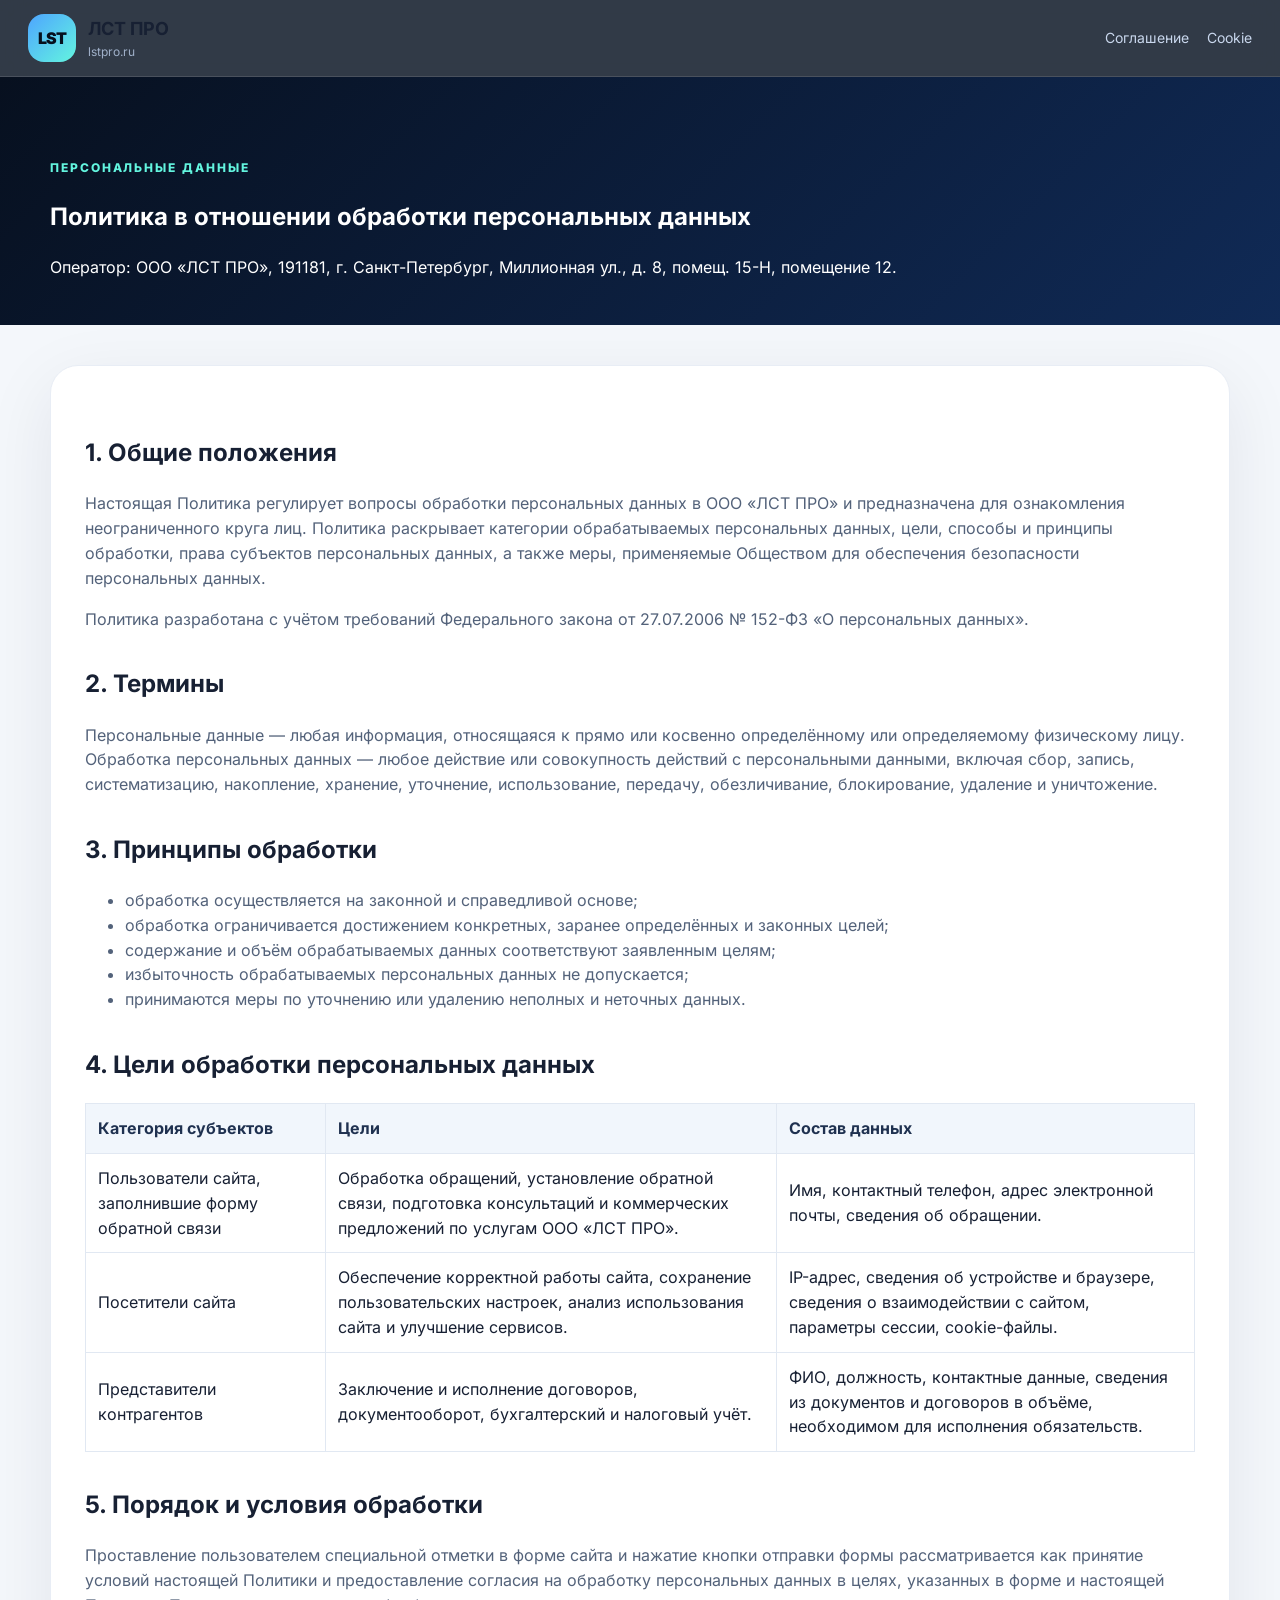
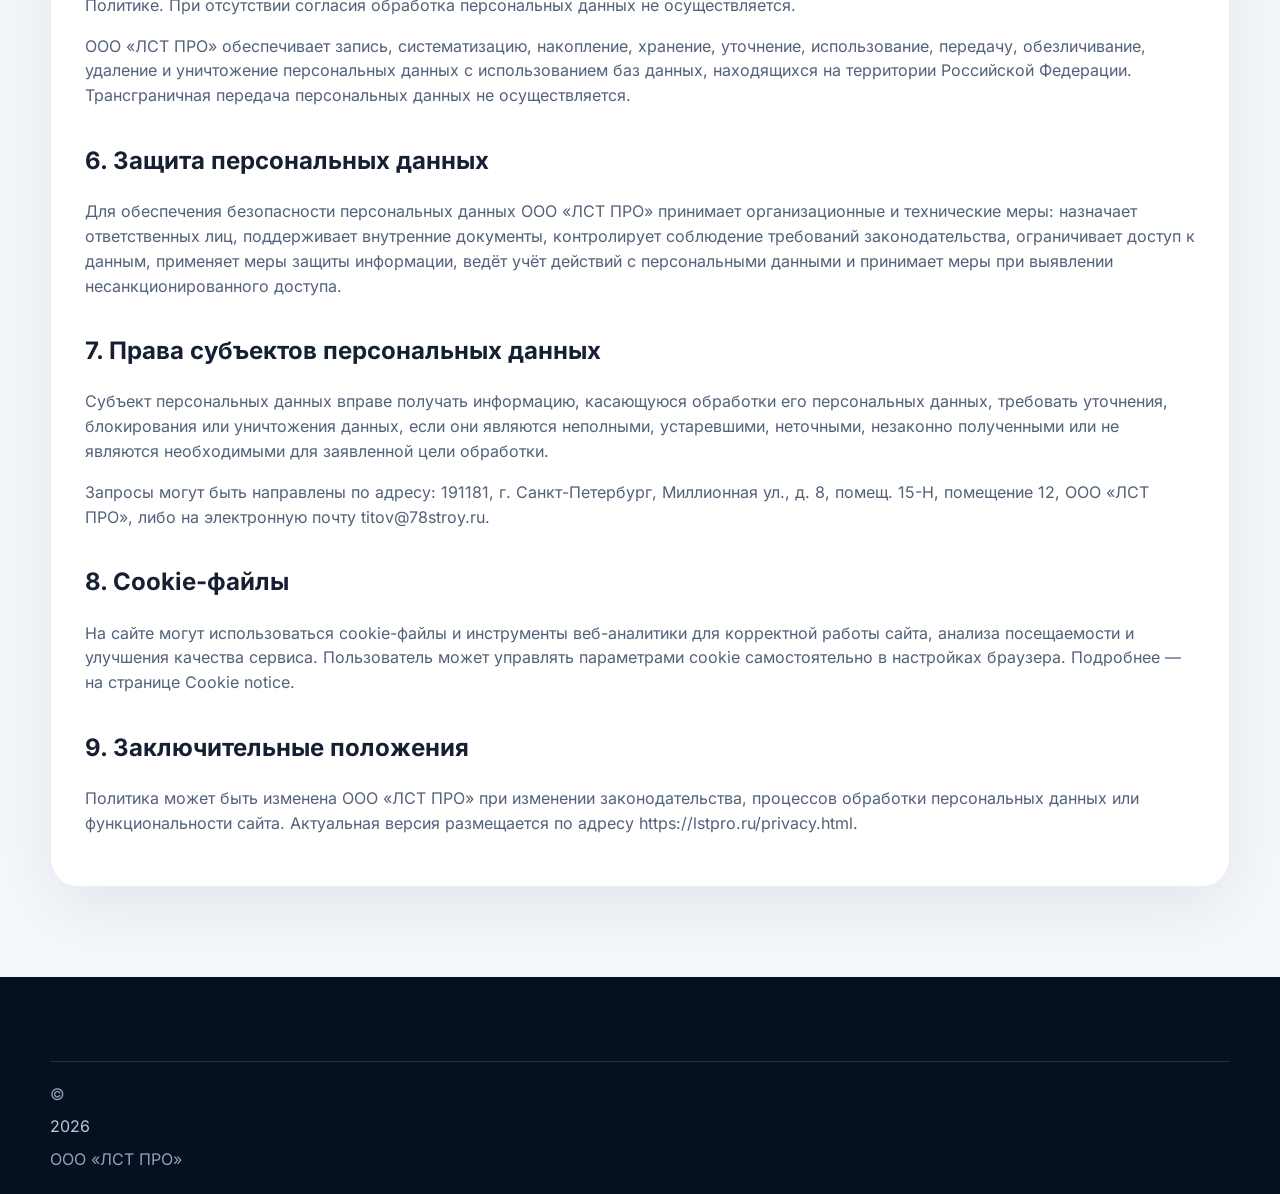
<file: privacy.html>
<!doctype html><html lang="ru"><head><meta charset="utf-8"><meta name="viewport" content="width=device-width,initial-scale=1"><title>Политика обработки персональных данных — ООО «ЛСТ ПРО»</title><meta name="description" content="Политика ООО «ЛСТ ПРО» в отношении обработки персональных данных."><link rel="canonical" href="https://lstpro.ru/privacy.html"><link rel="stylesheet" href="/style.css"><link rel="icon" href="/assets/favicon.svg" type="image/svg+xml"><link rel="icon" href="/favicon.ico" sizes="32x32"><link rel="apple-touch-icon" href="/assets/apple-touch-icon.png"></head><body class="doc-page"><header class="site-header"><a class="brand" href="/"><span class="brand-mark">LST</span><span><strong>ЛСТ ПРО</strong><small>lstpro.ru</small></span></a><nav class="nav"><a href="/user-agreement.html">Соглашение</a><a href="/cookies.html">Cookie</a></nav></header><section class="doc-hero"><div class="container"><p class="eyebrow">Персональные данные</p><h1>Политика в отношении обработки персональных данных</h1><p>Оператор: ООО «ЛСТ ПРО», 191181, г. Санкт-Петербург, Миллионная ул., д. 8, помещ. 15-Н, помещение 12.</p></div></section><main class="doc"><article class="container"><h2>1. Общие положения</h2><p>Настоящая Политика регулирует вопросы обработки персональных данных в ООО «ЛСТ ПРО» и предназначена для ознакомления неограниченного круга лиц. Политика раскрывает категории обрабатываемых персональных данных, цели, способы и принципы обработки, права субъектов персональных данных, а также меры, применяемые Обществом для обеспечения безопасности персональных данных.</p><p>Политика разработана с учётом требований Федерального закона от 27.07.2006 № 152-ФЗ «О персональных данных».</p><h2>2. Термины</h2><p>Персональные данные — любая информация, относящаяся к прямо или косвенно определённому или определяемому физическому лицу. Обработка персональных данных — любое действие или совокупность действий с персональными данными, включая сбор, запись, систематизацию, накопление, хранение, уточнение, использование, передачу, обезличивание, блокирование, удаление и уничтожение.</p><h2>3. Принципы обработки</h2><ul><li>обработка осуществляется на законной и справедливой основе;</li><li>обработка ограничивается достижением конкретных, заранее определённых и законных целей;</li><li>содержание и объём обрабатываемых данных соответствуют заявленным целям;</li><li>избыточность обрабатываемых персональных данных не допускается;</li><li>принимаются меры по уточнению или удалению неполных и неточных данных.</li></ul><h2>4. Цели обработки персональных данных</h2><table class="table"><tr><th>Категория субъектов</th><th>Цели</th><th>Состав данных</th></tr><tr><td>Пользователи сайта, заполнившие форму обратной связи</td><td>Обработка обращений, установление обратной связи, подготовка консультаций и коммерческих предложений по услугам ООО «ЛСТ ПРО».</td><td>Имя, контактный телефон, адрес электронной почты, сведения об обращении.</td></tr><tr><td>Посетители сайта</td><td>Обеспечение корректной работы сайта, сохранение пользовательских настроек, анализ использования сайта и улучшение сервисов.</td><td>IP-адрес, сведения об устройстве и браузере, сведения о взаимодействии с сайтом, параметры сессии, cookie-файлы.</td></tr><tr><td>Представители контрагентов</td><td>Заключение и исполнение договоров, документооборот, бухгалтерский и налоговый учёт.</td><td>ФИО, должность, контактные данные, сведения из документов и договоров в объёме, необходимом для исполнения обязательств.</td></tr></table><h2>5. Порядок и условия обработки</h2><p>Проставление пользователем специальной отметки в форме сайта и нажатие кнопки отправки формы рассматривается как принятие условий настоящей Политики и предоставление согласия на обработку персональных данных в целях, указанных в форме и настоящей Политике. При отсутствии согласия обработка персональных данных не осуществляется.</p><p>ООО «ЛСТ ПРО» обеспечивает запись, систематизацию, накопление, хранение, уточнение, использование, передачу, обезличивание, удаление и уничтожение персональных данных с использованием баз данных, находящихся на территории Российской Федерации. Трансграничная передача персональных данных не осуществляется.</p><h2>6. Защита персональных данных</h2><p>Для обеспечения безопасности персональных данных ООО «ЛСТ ПРО» принимает организационные и технические меры: назначает ответственных лиц, поддерживает внутренние документы, контролирует соблюдение требований законодательства, ограничивает доступ к данным, применяет меры защиты информации, ведёт учёт действий с персональными данными и принимает меры при выявлении несанкционированного доступа.</p><h2>7. Права субъектов персональных данных</h2><p>Субъект персональных данных вправе получать информацию, касающуюся обработки его персональных данных, требовать уточнения, блокирования или уничтожения данных, если они являются неполными, устаревшими, неточными, незаконно полученными или не являются необходимыми для заявленной цели обработки.</p><p>Запросы могут быть направлены по адресу: 191181, г. Санкт-Петербург, Миллионная ул., д. 8, помещ. 15-Н, помещение 12, ООО «ЛСТ ПРО», либо на электронную почту <a href="mailto:titov@78stroy.ru">titov@78stroy.ru</a>.</p><h2>8. Cookie-файлы</h2><p>На сайте могут использоваться cookie-файлы и инструменты веб-аналитики для корректной работы сайта, анализа посещаемости и улучшения качества сервиса. Пользователь может управлять параметрами cookie самостоятельно в настройках браузера. Подробнее — на странице <a href="/cookies.html">Cookie notice</a>.</p><h2>9. Заключительные положения</h2><p>Политика может быть изменена ООО «ЛСТ ПРО» при изменении законодательства, процессов обработки персональных данных или функциональности сайта. Актуальная версия размещается по адресу https://lstpro.ru/privacy.html.</p></article></main><footer class="footer"><div class="container footer-bottom">© <span id="year"></span> ООО «ЛСТ ПРО»</div></footer><script src="/script.js" defer></script></body></html>
</file>
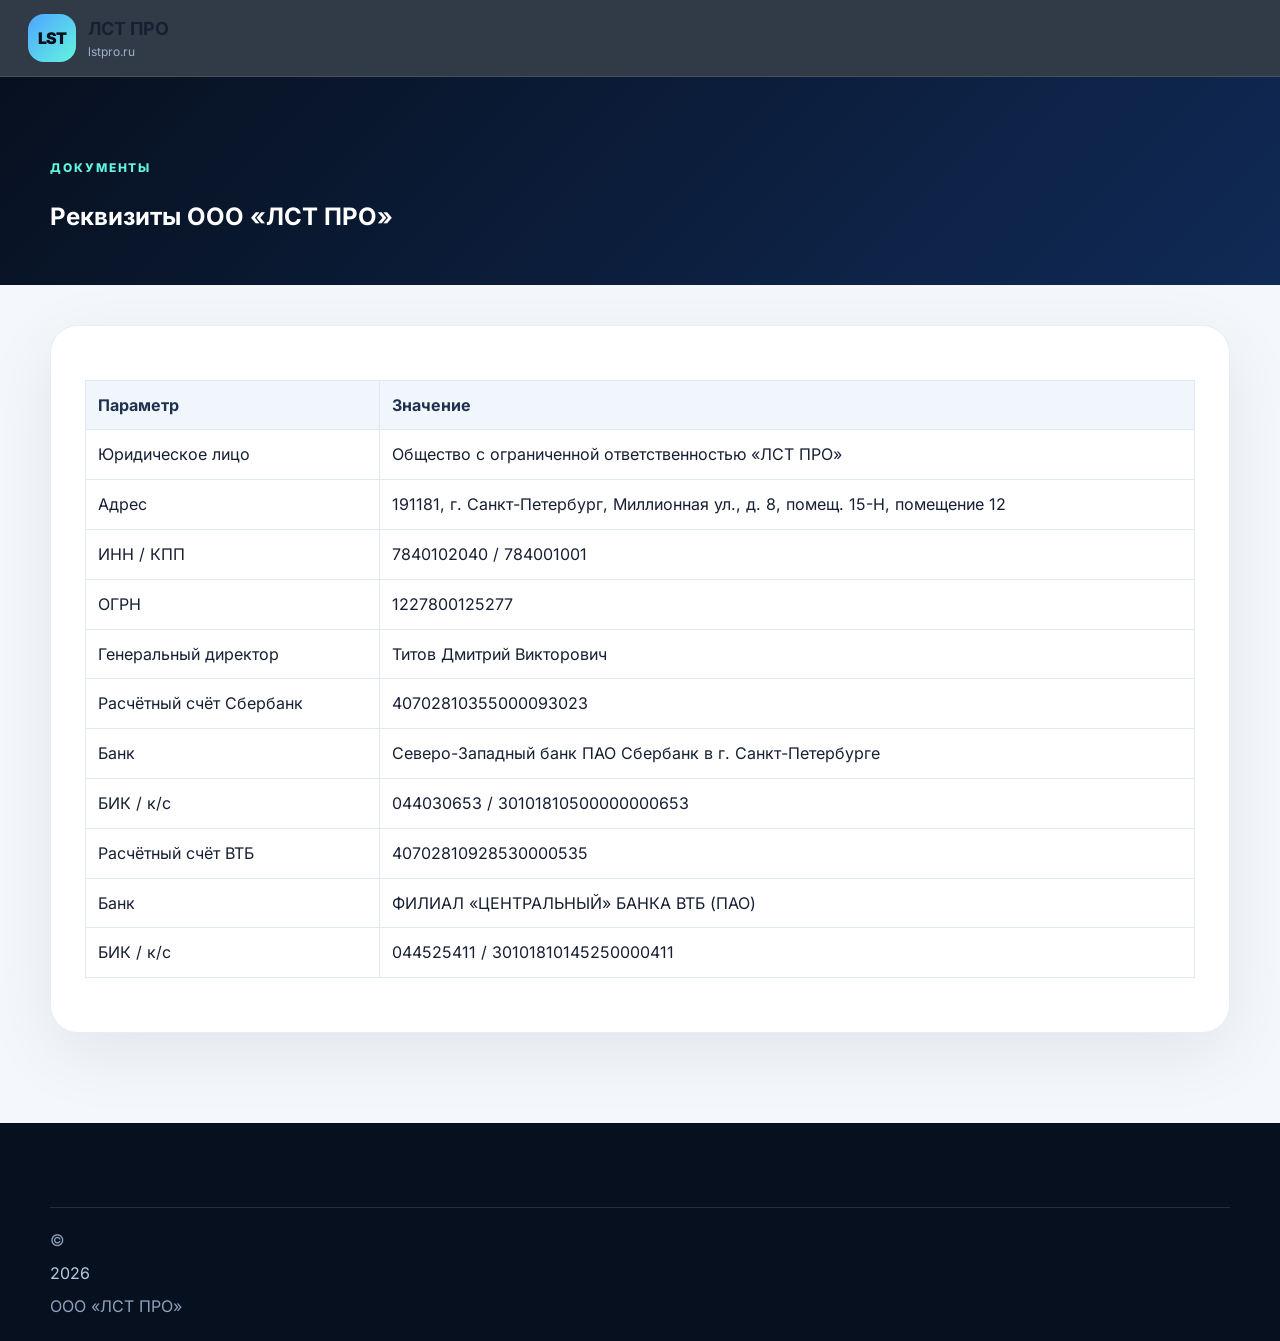
<file: requisites.html>
<!doctype html><html lang="ru"><head><meta charset="utf-8"><meta name="viewport" content="width=device-width,initial-scale=1"><title>Реквизиты — ООО «ЛСТ ПРО»</title><meta name="description" content="Реквизиты ООО «ЛСТ ПРО»: ИНН, КПП, ОГРН, банковские реквизиты и контакты."><link rel="canonical" href="https://lstpro.ru/requisites.html"><link rel="stylesheet" href="/style.css"><link rel="icon" href="/assets/favicon.svg" type="image/svg+xml"><link rel="icon" href="/favicon.ico" sizes="32x32"><link rel="apple-touch-icon" href="/assets/apple-touch-icon.png"></head><body class="doc-page"><header class="site-header"><a class="brand" href="/"><span class="brand-mark">LST</span><span><strong>ЛСТ ПРО</strong><small>lstpro.ru</small></span></a></header><section class="doc-hero"><div class="container"><p class="eyebrow">Документы</p><h1>Реквизиты ООО «ЛСТ ПРО»</h1></div></section><main class="doc"><article class="container"><table class="table"><tr><th>Параметр</th><th>Значение</th></tr><tr><td>Юридическое лицо</td><td>Общество с ограниченной ответственностью «ЛСТ ПРО»</td></tr><tr><td>Адрес</td><td>191181, г. Санкт-Петербург, Миллионная ул., д. 8, помещ. 15-Н, помещение 12</td></tr><tr><td>ИНН / КПП</td><td>7840102040 / 784001001</td></tr><tr><td>ОГРН</td><td>1227800125277</td></tr><tr><td>Генеральный директор</td><td>Титов Дмитрий Викторович</td></tr><tr><td>Расчётный счёт Сбербанк</td><td>40702810355000093023</td></tr><tr><td>Банк</td><td>Северо-Западный банк ПАО Сбербанк в г. Санкт-Петербурге</td></tr><tr><td>БИК / к/с</td><td>044030653 / 30101810500000000653</td></tr><tr><td>Расчётный счёт ВТБ</td><td>40702810928530000535</td></tr><tr><td>Банк</td><td>ФИЛИАЛ «ЦЕНТРАЛЬНЫЙ» БАНКА ВТБ (ПАО)</td></tr><tr><td>БИК / к/с</td><td>044525411 / 30101810145250000411</td></tr></table></article></main><footer class="footer"><div class="container footer-bottom">© <span id="year"></span> ООО «ЛСТ ПРО»</div></footer><script src="/script.js" defer></script></body></html>
</file>
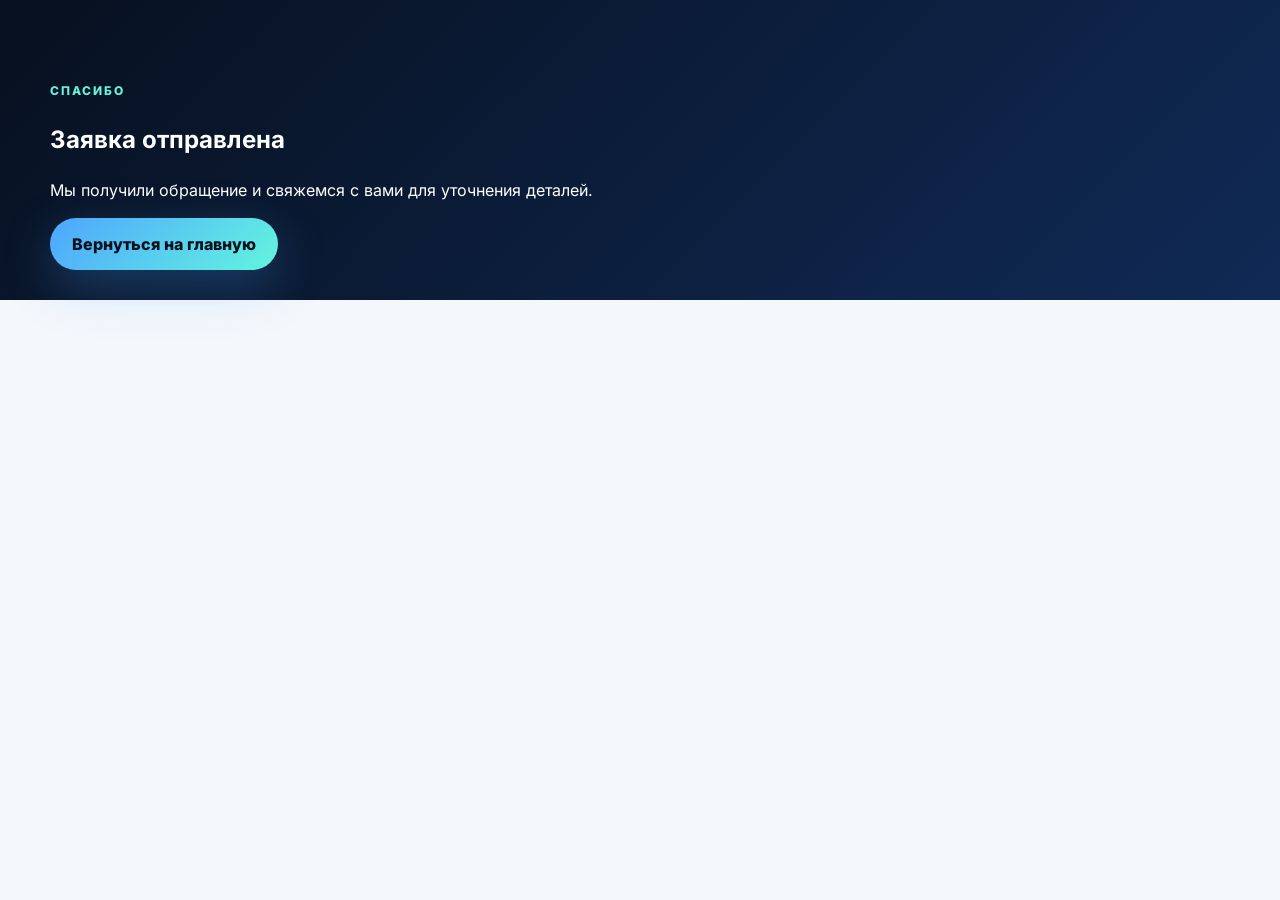
<file: success.html>
<!doctype html><html lang="ru"><head><meta charset="utf-8"><meta name="viewport" content="width=device-width,initial-scale=1"><title>Заявка отправлена — ООО «ЛСТ ПРО»</title><meta name="robots" content="noindex"><link rel="stylesheet" href="/style.css"><link rel="icon" href="/assets/favicon.svg" type="image/svg+xml"><link rel="icon" href="/favicon.ico" sizes="32x32"><link rel="apple-touch-icon" href="/assets/apple-touch-icon.png"></head><body class="doc-page"><section class="doc-hero"><div class="container"><p class="eyebrow">Спасибо</p><h1>Заявка отправлена</h1><p>Мы получили обращение и свяжемся с вами для уточнения деталей.</p><a class="btn primary" href="/">Вернуться на главную</a></div></section></body></html>
</file>
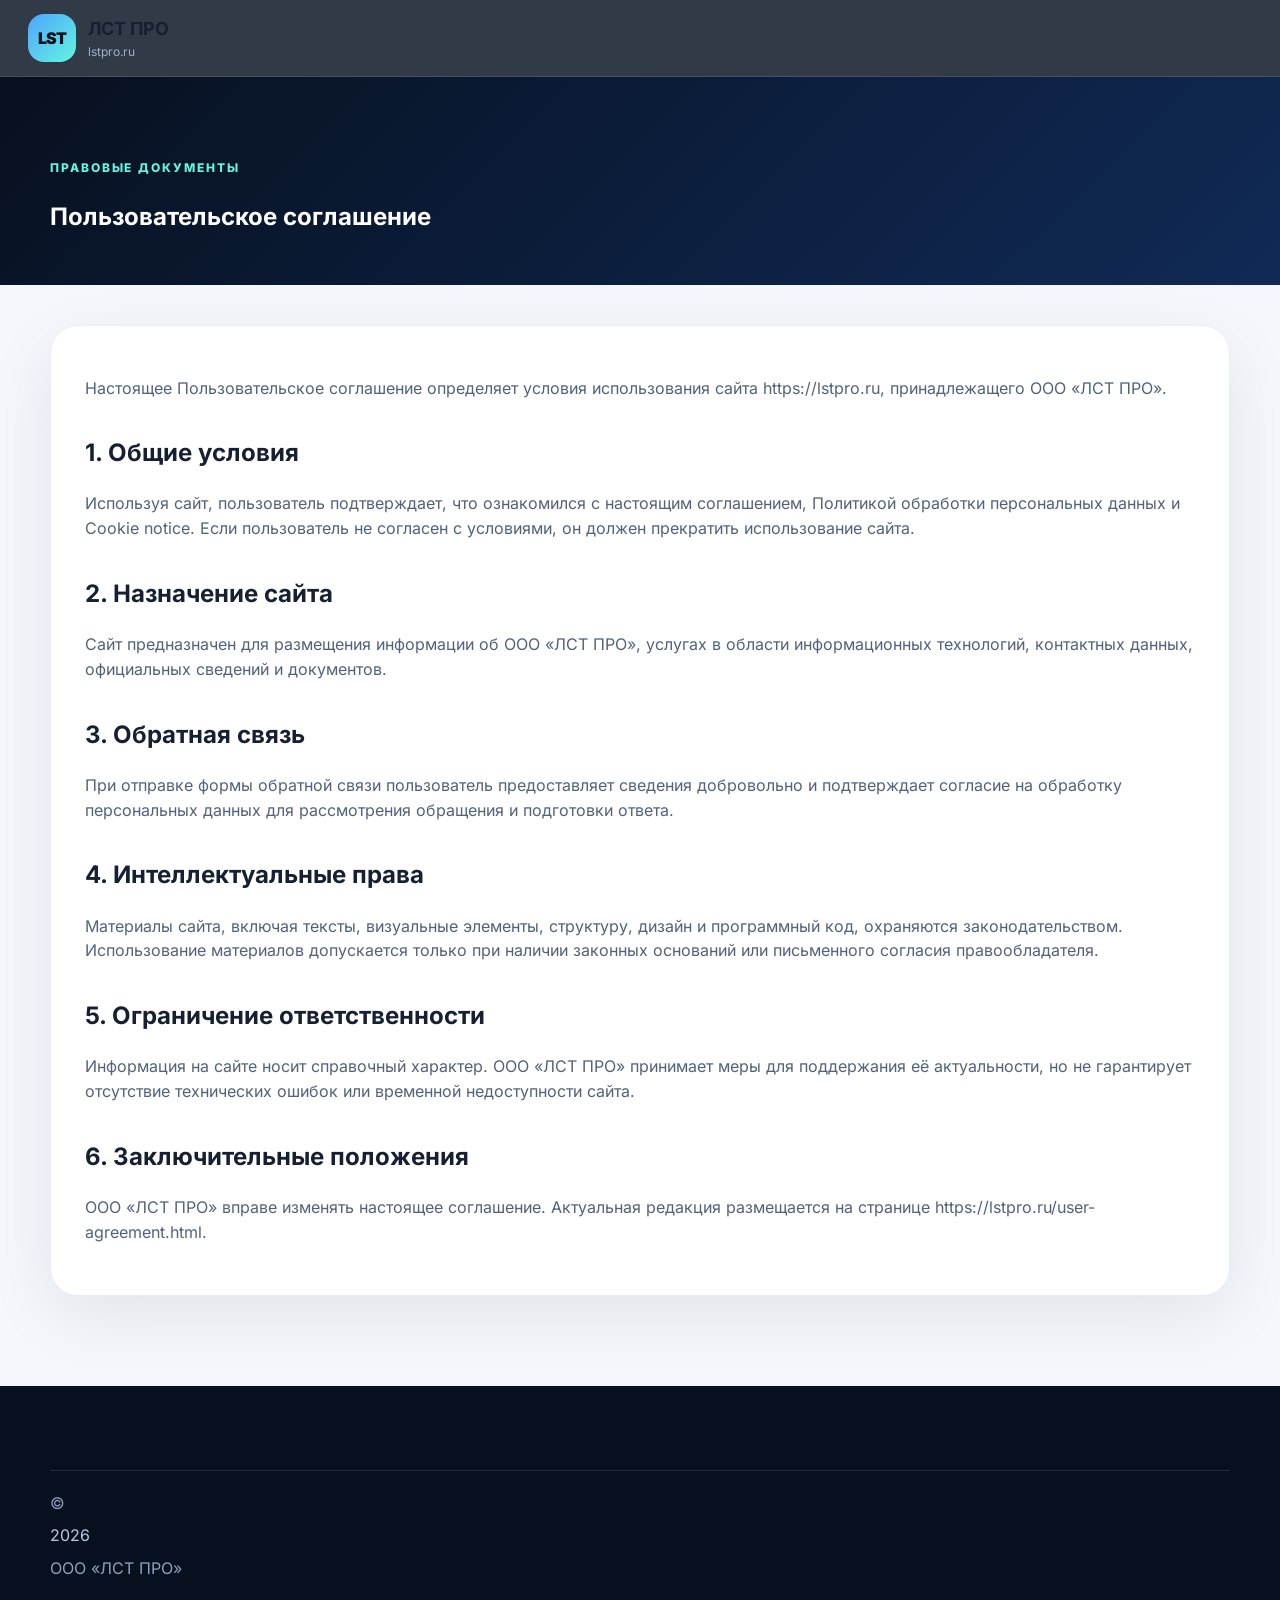
<file: user-agreement.html>
<!doctype html><html lang="ru"><head><meta charset="utf-8"><meta name="viewport" content="width=device-width,initial-scale=1"><title>Пользовательское соглашение — ООО «ЛСТ ПРО»</title><meta name="description" content="Пользовательское соглашение сайта ООО «ЛСТ ПРО»."><link rel="canonical" href="https://lstpro.ru/user-agreement.html"><link rel="stylesheet" href="/style.css"><link rel="icon" href="/assets/favicon.svg" type="image/svg+xml"><link rel="icon" href="/favicon.ico" sizes="32x32"><link rel="apple-touch-icon" href="/assets/apple-touch-icon.png"></head><body class="doc-page"><header class="site-header"><a class="brand" href="/"><span class="brand-mark">LST</span><span><strong>ЛСТ ПРО</strong><small>lstpro.ru</small></span></a></header><section class="doc-hero"><div class="container"><p class="eyebrow">Правовые документы</p><h1>Пользовательское соглашение</h1></div></section><main class="doc"><article class="container"><p>Настоящее Пользовательское соглашение определяет условия использования сайта https://lstpro.ru, принадлежащего ООО «ЛСТ ПРО».</p><h2>1. Общие условия</h2><p>Используя сайт, пользователь подтверждает, что ознакомился с настоящим соглашением, Политикой обработки персональных данных и Cookie notice. Если пользователь не согласен с условиями, он должен прекратить использование сайта.</p><h2>2. Назначение сайта</h2><p>Сайт предназначен для размещения информации об ООО «ЛСТ ПРО», услугах в области информационных технологий, контактных данных, официальных сведений и документов.</p><h2>3. Обратная связь</h2><p>При отправке формы обратной связи пользователь предоставляет сведения добровольно и подтверждает согласие на обработку персональных данных для рассмотрения обращения и подготовки ответа.</p><h2>4. Интеллектуальные права</h2><p>Материалы сайта, включая тексты, визуальные элементы, структуру, дизайн и программный код, охраняются законодательством. Использование материалов допускается только при наличии законных оснований или письменного согласия правообладателя.</p><h2>5. Ограничение ответственности</h2><p>Информация на сайте носит справочный характер. ООО «ЛСТ ПРО» принимает меры для поддержания её актуальности, но не гарантирует отсутствие технических ошибок или временной недоступности сайта.</p><h2>6. Заключительные положения</h2><p>ООО «ЛСТ ПРО» вправе изменять настоящее соглашение. Актуальная редакция размещается на странице https://lstpro.ru/user-agreement.html.</p></article></main><footer class="footer"><div class="container footer-bottom">© <span id="year"></span> ООО «ЛСТ ПРО»</div></footer><script src="/script.js" defer></script></body></html>
</file>
<file: style.css>
@font-face{font-family:Inter;font-style:normal;font-weight:100 900;font-display:swap;src:url(/assets/fonts/inter-var-cyrillic.woff2) format('woff2');unicode-range:U+0301,U+0400-045F,U+0490-0491,U+04B0-04B1,U+2116}@font-face{font-family:Inter;font-style:normal;font-weight:100 900;font-display:swap;src:url(/assets/fonts/inter-var-latin-ext.woff2) format('woff2');unicode-range:U+0100-02BA,U+02BD-02C5,U+02C7-02CC,U+02CE-02D7,U+02DD-02FF,U+0304,U+0308,U+0329,U+1D00-1DBF,U+1E00-1E9F,U+1EF2-1EFF,U+2020,U+20A0-20AB,U+20AD-20C0,U+2113,U+2C60-2C7F,U+A720-A7FF}@font-face{font-family:Inter;font-style:normal;font-weight:100 900;font-display:swap;src:url(/assets/fonts/inter-var-latin.woff2) format('woff2');unicode-range:U+0000-00FF,U+0131,U+0152-0153,U+02BB-02BC,U+02C6,U+02DA,U+02DC,U+0304,U+0308,U+0329,U+2000-206F,U+20AC,U+2122,U+2191,U+2193,U+2212,U+2215,U+FEFF,U+FFFD}:root{--bg:#07101f;--bg2:#0b1730;--text:#ecf4ff;--muted:#9fb0c9;--line:rgba(255,255,255,.12);--card:rgba(255,255,255,.07);--card2:#fff;--ink:#172033;--blue:#4ea5ff;--cyan:#63f5df;--gold:#f4c76b;--radius:28px;--shadow:0 24px 80px rgba(0,0,0,.35)}*{box-sizing:border-box}html{scroll-behavior:smooth}body{margin:0;font-family:Inter,system-ui,-apple-system,Segoe UI,Roboto,Arial,sans-serif;background:linear-gradient(180deg,var(--bg),#0c1831 46%,#f4f7fb 46%);color:var(--text);line-height:1.55}a{color:inherit;text-decoration:none}img{max-width:100%;display:block}.noise{position:fixed;inset:0;pointer-events:none;opacity:.08;background-image:radial-gradient(#fff 1px,transparent 1px);background-size:24px 24px;z-index:0}.container{width:min(1180px,calc(100% - 40px));margin:auto}.section{position:relative;padding:90px 0}.site-header{position:sticky;top:0;z-index:30;display:flex;align-items:center;gap:24px;padding:14px 28px;background:rgba(7,16,31,.82);backdrop-filter:blur(18px);border-bottom:1px solid var(--line)}.brand{display:flex;align-items:center;gap:12px;min-width:max-content}.brand-mark{display:grid;place-items:center;width:48px;height:48px;border-radius:16px;background:linear-gradient(135deg,var(--blue),var(--cyan));color:#06101d;font-weight:900;letter-spacing:-1px}.brand strong{display:block;font-size:18px}.brand small{display:block;color:var(--muted);font-size:12px}.nav{display:flex;gap:18px;align-items:center;margin-left:auto}.nav a,.header-phone{color:#d9e8ff;font-size:14px;opacity:.9}.nav a:hover,.header-phone:hover{color:#fff}.burger{display:none;margin-left:auto;background:none;border:0;color:#fff}.burger span{display:block;width:28px;height:2px;background:#fff;margin:6px}.hero{overflow:hidden;padding-top:80px}.hero:before{content:"";position:absolute;right:-200px;top:-200px;width:700px;height:700px;background:radial-gradient(circle,var(--blue),transparent 60%);opacity:.25;filter:blur(20px)}.hero-grid{display:grid;grid-template-columns:1.02fr .98fr;gap:60px;align-items:center}.eyebrow{color:var(--cyan);text-transform:uppercase;letter-spacing:.16em;font-size:12px;font-weight:800}.hero h1,.section h2{font-size:clamp(38px,6vw,74px);line-height:.98;margin:14px 0 24px;letter-spacing:-.05em}.section h2{font-size:clamp(30px,4vw,52px);color:inherit}.lead{font-size:20px;color:#c7d6ee;max-width:760px}.hero-actions,.center{display:flex;gap:14px;flex-wrap:wrap;margin-top:28px}.btn{display:inline-flex;align-items:center;justify-content:center;min-height:52px;padding:0 22px;border-radius:999px;border:1px solid var(--line);font-weight:800;cursor:pointer;transition:.25s}.btn.primary{background:linear-gradient(135deg,var(--blue),var(--cyan));color:#05101c;border:0;box-shadow:0 16px 50px rgba(78,165,255,.28)}.btn.ghost{background:rgba(255,255,255,.08);color:#fff}.btn.small{min-height:40px;padding:0 16px}.btn:hover{transform:translateY(-2px)}.metrics{display:grid;grid-template-columns:repeat(3,1fr);gap:12px;margin-top:42px}.metrics div{padding:18px;border:1px solid var(--line);border-radius:22px;background:rgba(255,255,255,.05)}dt{font-weight:900}dd{margin:0;color:var(--muted)}.hero-visual{position:relative}.hero-visual img{filter:drop-shadow(0 30px 70px rgba(0,0,0,.45))}.glass-card{position:absolute;left:22px;bottom:20px;padding:18px 20px;border:1px solid var(--line);border-radius:22px;background:rgba(9,20,39,.72);backdrop-filter:blur(18px);box-shadow:var(--shadow)}.glass-card b,.glass-card span{display:block}.glass-card span{color:#c4d2e9}.logos{display:flex;gap:12px;flex-wrap:wrap;justify-content:center;padding:30px 0}.logos span,.tech-cloud span{padding:10px 16px;border-radius:999px;border:1px solid var(--line);background:rgba(255,255,255,.06);color:#d9e8ff}.section-head{max-width:820px;margin-bottom:36px;color:var(--ink)}.section-head .eyebrow{color:#1779e6}.section-head p{color:#53627a}.service-grid{display:grid;grid-template-columns:repeat(3,1fr);gap:20px;color:var(--ink)}.service-card{padding:28px;border-radius:var(--radius);background:#fff;box-shadow:0 20px 70px rgba(18,31,56,.08);border:1px solid #e8edf5}.service-card img{width:58px;height:58px;margin-bottom:20px}.service-card h3{font-size:22px;margin:0 0 12px}.service-card p,.service-card li{color:#5a6880}.service-card ul{padding-left:18px}.dark{background:linear-gradient(135deg,#081326,#102141);overflow:hidden}.tech-grid{display:grid;grid-template-columns:.9fr 1.1fr;gap:60px;align-items:center}.tech-grid h2,.tech-grid p{color:#fff}.tech-grid p:not(.eyebrow){color:#c7d6ee}.tech-cloud{display:flex;flex-wrap:wrap;gap:12px}.process{color:var(--ink)}.timeline{display:grid;grid-template-columns:repeat(4,1fr);gap:18px}.timeline div{padding:26px;border-radius:24px;background:#fff;border:1px solid #e8edf5;box-shadow:0 18px 60px rgba(18,31,56,.07)}.timeline b{color:#1779e6}.timeline h3{margin:12px 0 8px}.timeline p{color:#5a6880}.case-grid{display:grid;grid-template-columns:repeat(3,1fr);gap:20px;color:var(--ink)}.case-card{display:flex;flex-direction:column;gap:12px;padding:28px;border-radius:var(--radius);background:#fff;border:1px solid #e8edf5;box-shadow:0 20px 70px rgba(18,31,56,.08)}.case-card h3{margin:0;font-size:21px}.case-card p{margin:0;color:#5a6880}.case-tags{display:flex;flex-wrap:wrap;gap:8px}.case-tags span{padding:6px 12px;border-radius:999px;background:#eef4fb;border:1px solid #dbe7f5;color:#1f3150;font-size:13px;font-weight:700}.case-card .case-result{margin-top:auto;padding-top:6px;border-top:1px solid #eef2f8;color:#1779e6;font-weight:600}.price-card{display:flex;gap:32px;justify-content:space-between;align-items:center;padding:34px;border-radius:var(--radius);background:linear-gradient(135deg,#0e1c38,#102a56);box-shadow:var(--shadow)}.price-card h2,.price-card p{color:#fff}.price-card .muted{color:#cbd7eb}.compliance{background:#eef4fb;color:var(--ink)}.compliance-grid{display:grid;grid-template-columns:1fr 1fr;gap:20px}.compliance-grid dl{padding:28px;border-radius:var(--radius);background:#fff;border:1px solid #e3eaf4}.compliance-grid dt{margin-top:14px;color:#1c2b44}.compliance-grid dt:first-child{margin-top:0}.compliance-grid dd{color:#53627a;margin-top:5px}.contact-grid{display:grid;grid-template-columns:.9fr 1.1fr;gap:40px;color:var(--ink)}.contact-grid h2{color:var(--ink)}.contact-grid p{color:#53627a}.contact-lines{display:grid;gap:10px;margin-top:24px}.form{display:grid;gap:14px;padding:28px;border-radius:var(--radius);background:#fff;box-shadow:0 20px 70px rgba(18,31,56,.1);border:1px solid #e8edf5}.form label{font-weight:700;color:#23314a}.form input,.form textarea{width:100%;margin-top:7px;border:1px solid #dbe4f0;border-radius:16px;padding:14px 16px;font:inherit}.form textarea{resize:vertical}.check{display:flex;gap:10px;font-size:14px}.check input{width:auto}.hidden{display:none}.footer{background:#07101f;color:#d9e8ff;padding:54px 0 22px}.footer-grid{display:grid;grid-template-columns:1.2fr .8fr 1fr;gap:36px}.footer a,.footer span{display:block;color:#b9c8df;margin:8px 0}.footer-bottom{border-top:1px solid var(--line);margin-top:30px;padding-top:20px;color:#8fa2bd}.cookie{position:fixed;left:20px;right:20px;bottom:20px;z-index:60;display:none;align-items:center;gap:18px;justify-content:space-between;max-width:900px;margin:auto;padding:18px;border-radius:22px;background:#fff;color:#24324a;box-shadow:0 20px 80px rgba(0,0,0,.25)}.cookie.show{display:flex}.doc-page{background:#f4f7fb;color:var(--ink)}.doc-hero{padding:70px 0 30px;background:linear-gradient(135deg,#07101f,#102a56);color:#fff}.doc{padding:40px 0 90px}.doc article{background:#fff;border:1px solid #e8edf5;border-radius:28px;padding:34px;box-shadow:0 20px 70px rgba(18,31,56,.08)}.doc h1{font-size:clamp(34px,5vw,58px);letter-spacing:-.04em}.doc h2{margin-top:34px}.doc p,.doc li{color:#53627a}.table{width:100%;border-collapse:collapse;margin:20px 0}.table th,.table td{border:1px solid #e1e8f2;padding:12px;text-align:left}.table th{background:#f1f6fc;color:#1f3150}.js .reveal{opacity:0;transform:translateY(22px);transition:.7s ease}.js .reveal.visible{opacity:1;transform:none}@media(prefers-reduced-motion:reduce){.js .reveal{opacity:1;transform:none;transition:none}}@media(max-width:900px){.nav,.header-phone{display:none}.burger{display:block}.nav.open{position:absolute;display:grid;left:20px;right:20px;top:76px;padding:18px;background:#0b1730;border:1px solid var(--line);border-radius:20px}.hero-grid,.tech-grid,.contact-grid,.compliance-grid,.footer-grid{grid-template-columns:1fr}.service-grid,.case-grid{grid-template-columns:1fr 1fr}.timeline,.metrics{grid-template-columns:1fr 1fr}.price-card{display:block}.price-card .btn{margin-top:20px}}@media(max-width:620px){.container{width:min(100% - 24px,1180px)}.section{padding:60px 0}.service-grid,.case-grid,.timeline,.metrics{grid-template-columns:1fr}.site-header{padding:12px 14px}.cookie{left:12px;right:12px;bottom:12px;padding:16px;font-size:14px}.cookie.show{flex-direction:column;align-items:stretch;gap:12px}.cookie p{margin:0}.cookie .btn{width:100%}.hero h1{font-size:42px}.footer-grid{gap:20px}.doc article{padding:22px}.table{font-size:14px}}
</file>
